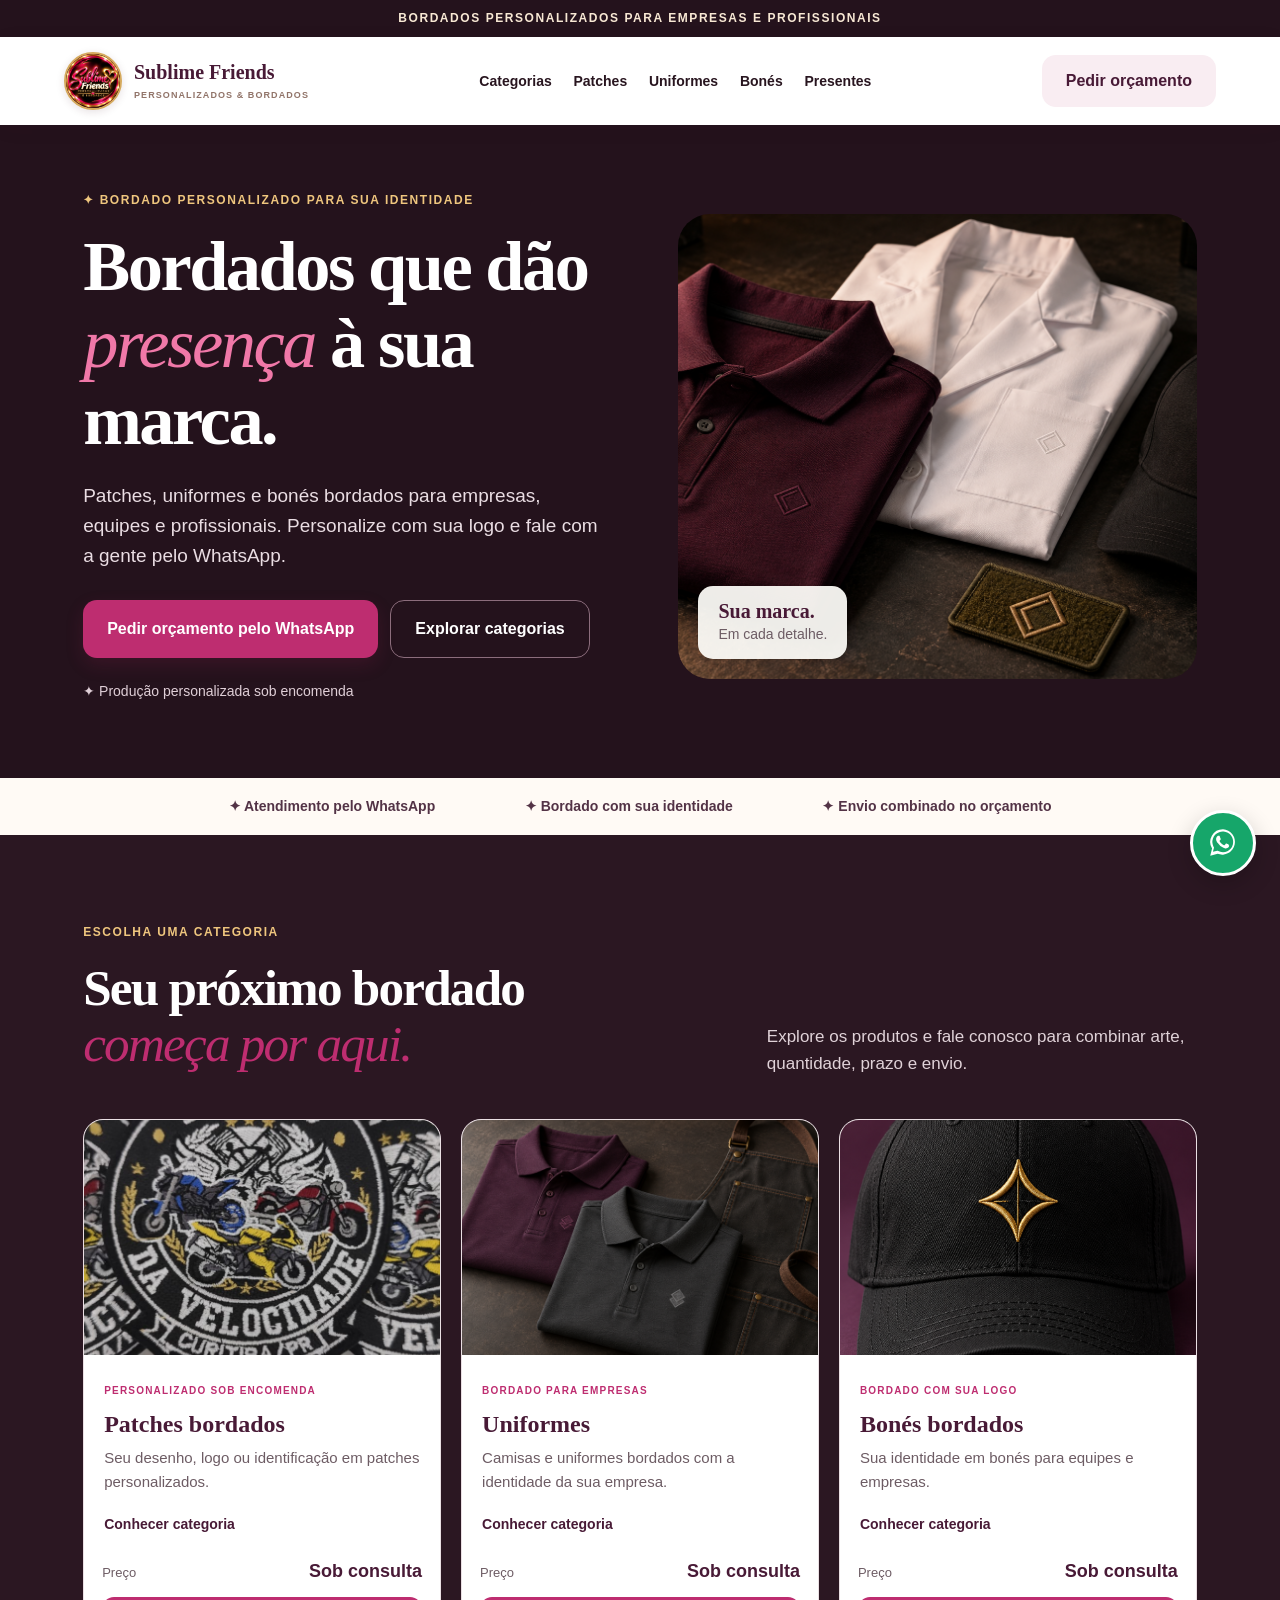
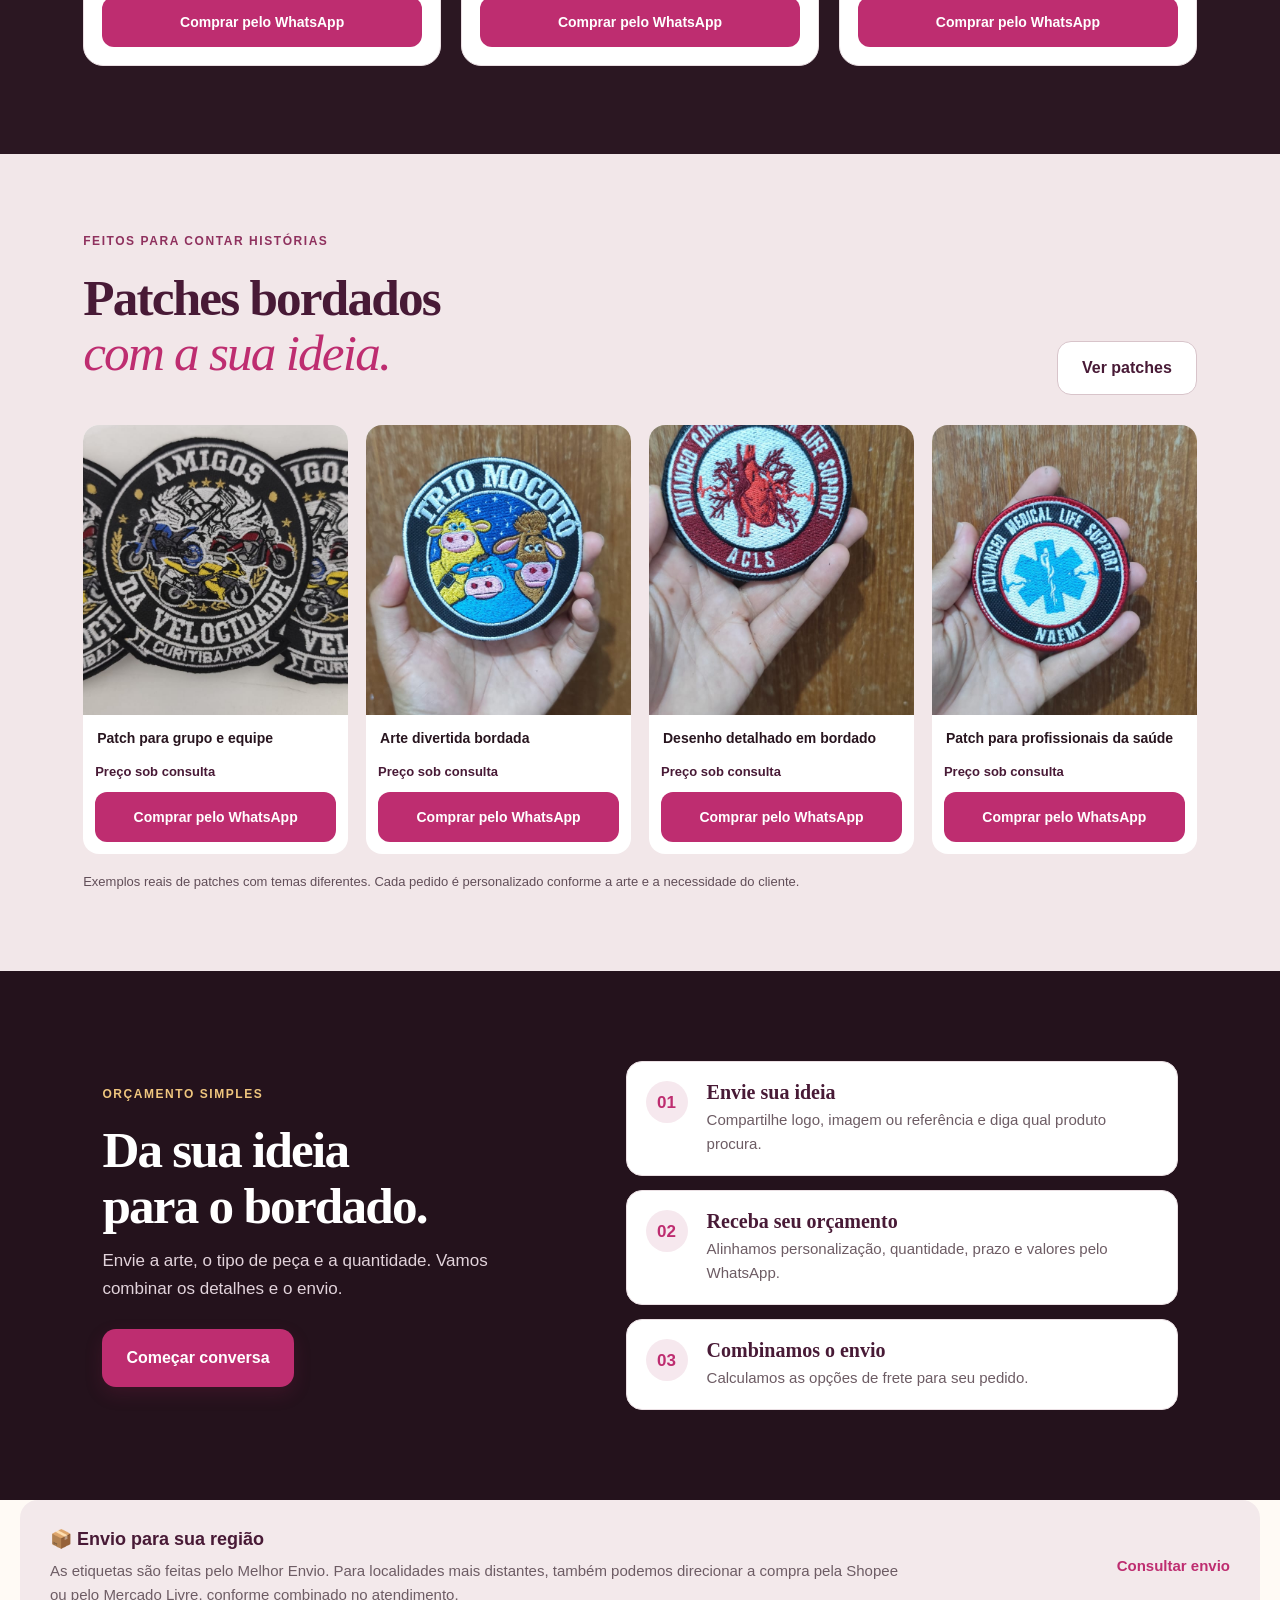
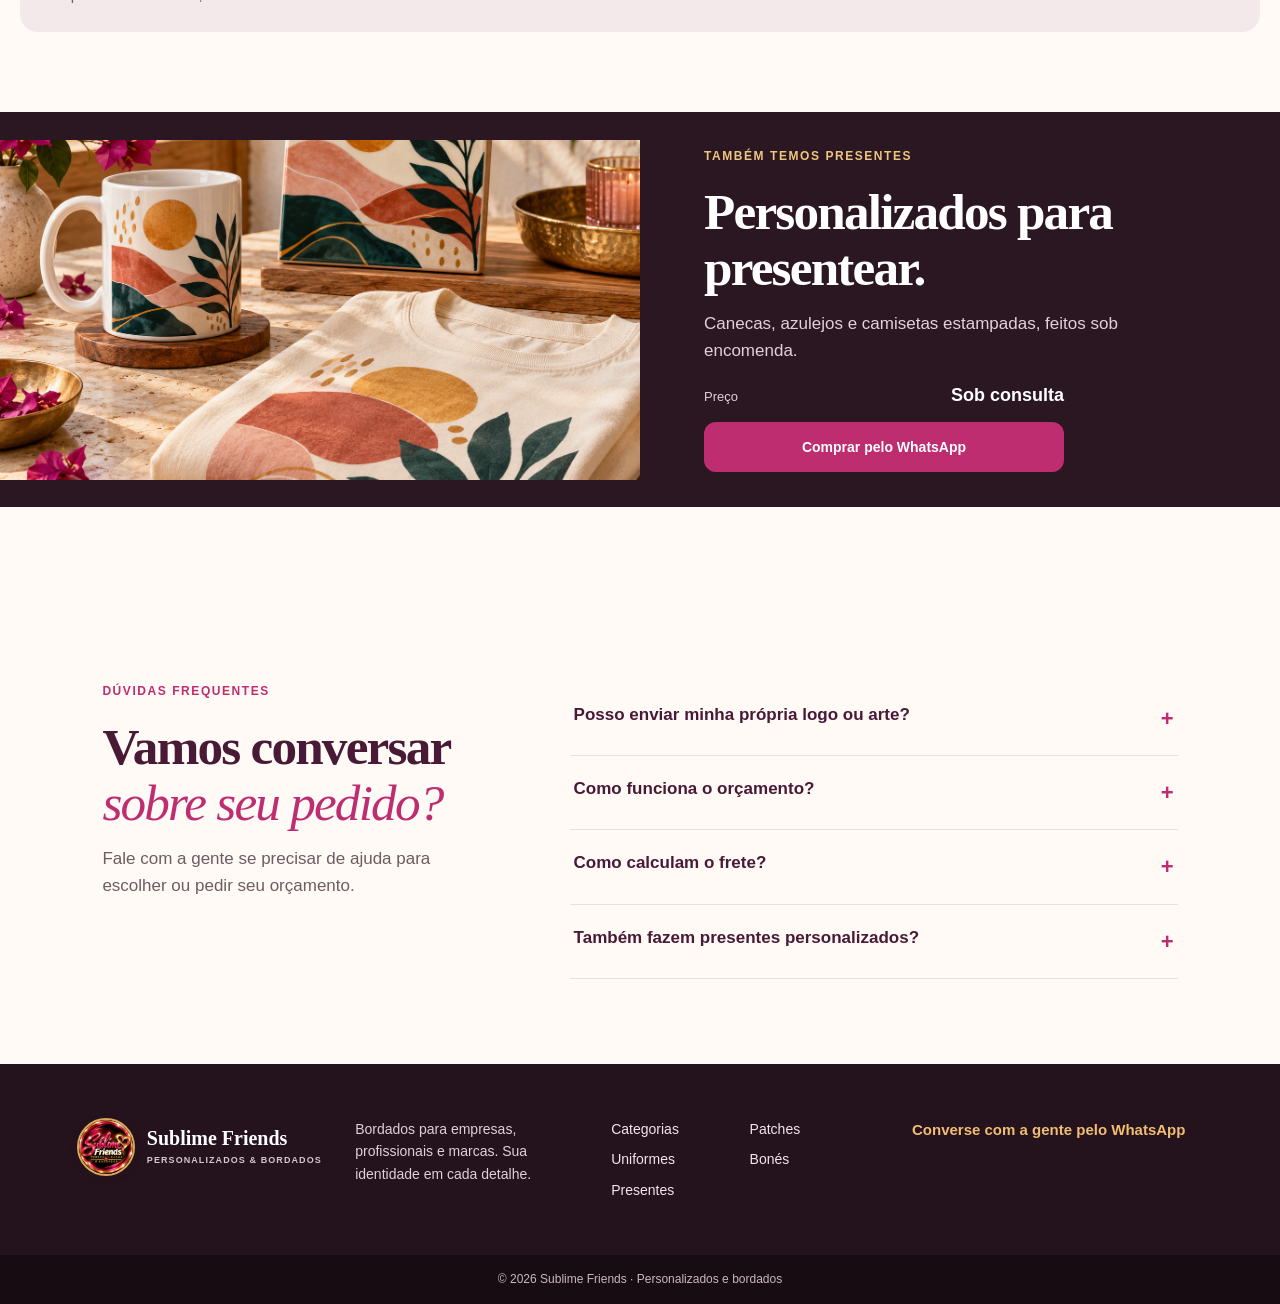
<file: index.html>
<!doctype html><html lang="pt-BR"><head><meta charset="utf-8"><meta name="viewport" content="width=device-width,initial-scale=1"><meta name="theme-color" content="#200d18"><meta name="description" content="Patches, uniformes e camisas e bonés bordados com sua logo. Presentes personalizados sob encomenda. Peça seu orçamento à Sublime Friends pelo WhatsApp."><meta property="og:title" content="Sublime Friends | Bordados Personalizados"><meta property="og:description" content="Bordados para empresas, equipes e profissionais: patches, uniformes e bonés personalizados."><meta property="og:image" content="sublime-friends-logo.jpeg"><title>Sublime Friends | Patches, Uniformes e Bordados Personalizados</title><link rel="icon" href="sublime-friends-logo.jpeg"><link rel="stylesheet" href="styles.css?v=header-white"><script type="application/ld+json">{"@context":"https://schema.org","@type":"Store","name":"Sublime Friends Personalizados e Bordados","description":"Bordados personalizados para empresas, uniformes, bonés, uniformes e patches. Presentes personalizados sob encomenda.","image":"sublime-friends-logo.jpeg","priceRange":"Sob consulta","currenciesAccepted":"BRL"}</script></head><body><div class="topline">BORDADOS PERSONALIZADOS PARA EMPRESAS E PROFISSIONAIS</div><header class="site-header"><a class="brand" href="index.html" aria-label="Sublime Friends — página inicial"><span class="brand-mark"><img src="sublime-friends-logo.jpeg" alt=""></span><span><b>Sublime Friends</b><small>PERSONALIZADOS &amp; BORDADOS</small></span></a><button class="menu-toggle" aria-label="Abrir menu" aria-expanded="false"><span></span><span></span><span></span></button><nav class="main-nav"><a href="index.html#categorias">Categorias</a><a href="patches.html">Patches</a><a href="uniformes.html">Uniformes</a><a href="bones.html">Bonés</a><a href="presentes.html">Presentes</a></nav><a class="header-cta" href="https://wa.me/5571993175215?text=Ol%C3%A1%21%20Vim%20pelo%20site%20da%20Sublime%20Friends%20e%20quero%20fazer%20um%20or%C3%A7amento.">Pedir orçamento </a></header><main><section class="hero"><div class="hero-copy"><p class="eyebrow">✦ BORDADO PERSONALIZADO PARA SUA IDENTIDADE</p><h1>Bordados que dão <em>presença</em> à sua marca.</h1><p class="hero-lead">Patches, uniformes e bonés bordados para empresas, equipes e profissionais. Personalize com sua logo e fale com a gente pelo WhatsApp.</p><div class="hero-actions"><a class="button primary" href="https://wa.me/5571993175215?text=Ol%C3%A1%21%20Quero%20fazer%20um%20or%C3%A7amento%20de%20bordado%20personalizado.">Pedir orçamento pelo WhatsApp </a><a class="button secondary" href="#categorias">Explorar categorias </a></div><div class="trust-line">✦ Produção personalizada sob encomenda</div></div><div class="hero-image"><img src="bordados-hero.png" alt="Polo, uniforme e boné com bordado personalizado"><div class="image-label"><b>Sua marca.</b><span>Em cada detalhe.</span></div></div></section>
<section class="benefit-strip"><span>✦ Atendimento pelo WhatsApp</span><span>✦ Bordado com sua identidade</span><span>✦ Envio combinado no orçamento</span></section>
<section class="section categories-section" id="categorias"><div class="section-heading"><div><p class="eyebrow">ESCOLHA UMA CATEGORIA</p><h2>Seu próximo bordado<br><em>começa por aqui.</em></h2></div><p>Explore os produtos e fale conosco para combinar arte, quantidade, prazo e envio.</p></div><div class="category-grid"><article class="category-card"><a class="category-main" href="patches.html"><div class="card-photo"><img src="patch-motociclista.jpeg" alt="Patch bordado personalizado para motociclistas" loading="lazy"></div><div class="card-copy"><span>PERSONALIZADO SOB ENCOMENDA</span><h3>Patches bordados</h3><p>Seu desenho, logo ou identificação em patches personalizados.</p><b>Conhecer categoria </b></div></a><div class="card-purchase"><div class="price-info"><span>Preço</span><b>Sob consulta</b></div><a class="product-buy" href="https://wa.me/5571993175215?text=Ol%C3%A1%21%20Quero%20consultar%20o%20pre%C3%A7o%20e%20comprar%20patches%20bordados%20personalizados.">Comprar pelo WhatsApp </a></div></article><article class="category-card"><a class="category-main" href="uniformes.html"><div class="card-photo"><img src="uniformes.png" alt="Uniformes bordados para empresas" loading="lazy"></div><div class="card-copy"><span>BORDADO PARA EMPRESAS</span><h3>Uniformes</h3><p>Camisas e uniformes bordados com a identidade da sua empresa.</p><b>Conhecer categoria </b></div></a><div class="card-purchase"><div class="price-info"><span>Preço</span><b>Sob consulta</b></div><a class="product-buy" href="https://wa.me/5571993175215?text=Ol%C3%A1%21%20Quero%20consultar%20o%20pre%C3%A7o%20e%20comprar%20uniformes%2C%20camisas%20ou%20uniformes%20bordados.">Comprar pelo WhatsApp </a></div></article><article class="category-card"><a class="category-main" href="bones.html"><div class="card-photo"><img src="bone-bordado.png" alt="Boné escuro com bordado personalizado" loading="lazy"></div><div class="card-copy"><span>BORDADO COM SUA LOGO</span><h3>Bonés bordados</h3><p>Sua identidade em bonés para equipes e empresas.</p><b>Conhecer categoria </b></div></a><div class="card-purchase"><div class="price-info"><span>Preço</span><b>Sob consulta</b></div><a class="product-buy" href="https://wa.me/5571993175215?text=Ol%C3%A1%21%20Quero%20consultar%20o%20pre%C3%A7o%20e%20comprar%20bon%C3%A9s%20personalizados%20bordados.">Comprar pelo WhatsApp </a></div></article></div></section>
<section class="patch-showcase"><div class="section-heading"><div><p class="eyebrow">FEITOS PARA CONTAR HISTÓRIAS</p><h2>Patches bordados<br><em>com a sua ideia.</em></h2></div><a class="button secondary" href="patches.html">Ver patches </a></div><div class="patch-gallery"><article class="patch-product-card"><img loading="lazy" src="patch-motociclista.jpeg" alt="Patch bordado personalizado com tema motociclismo"><figcaption>Patch para grupo e equipe</figcaption><div class="patch-buy"><span>Preço sob consulta</span><a class="product-buy" href="https://wa.me/5571993175215?text=Ol%C3%A1%21%20Quero%20consultar%20o%20pre%C3%A7o%20e%20comprar%20este%20patch%20bordado%20personalizado%3A%20Patch%20para%20grupo%20e%20equipe.">Comprar pelo WhatsApp </a></div></article><article class="patch-product-card"><img loading="lazy" src="patch-vacas.jpeg" alt="Patch bordado colorido com tema de vacas"><figcaption>Arte divertida bordada</figcaption><div class="patch-buy"><span>Preço sob consulta</span><a class="product-buy" href="https://wa.me/5571993175215?text=Ol%C3%A1%21%20Quero%20consultar%20o%20pre%C3%A7o%20e%20comprar%20este%20patch%20bordado%20personalizado%3A%20Arte%20divertida%20bordada.">Comprar pelo WhatsApp </a></div></article><article class="patch-product-card"><img loading="lazy" src="patch-coracao.jpeg" alt="Patch bordado com ilustração de coração anatômico"><figcaption>Desenho detalhado em bordado</figcaption><div class="patch-buy"><span>Preço sob consulta</span><a class="product-buy" href="https://wa.me/5571993175215?text=Ol%C3%A1%21%20Quero%20consultar%20o%20pre%C3%A7o%20e%20comprar%20este%20patch%20bordado%20personalizado%3A%20Desenho%20detalhado%20em%20bordado.">Comprar pelo WhatsApp </a></div></article><article class="patch-product-card"><img loading="lazy" src="patch-medico.jpeg" alt="Patch bordado para área de saúde"><figcaption>Patch para profissionais da saúde</figcaption><div class="patch-buy"><span>Preço sob consulta</span><a class="product-buy" href="https://wa.me/5571993175215?text=Ol%C3%A1%21%20Quero%20consultar%20o%20pre%C3%A7o%20e%20comprar%20este%20patch%20bordado%20personalizado%3A%20Patch%20para%20profissionais%20da%20sa%C3%BAde.">Comprar pelo WhatsApp </a></div></article></div><p class="gallery-note">Exemplos reais de patches com temas diferentes. Cada pedido é personalizado conforme a arte e a necessidade do cliente.</p></section>
<section class="how-section"><div><p class="eyebrow">ORÇAMENTO SIMPLES</p><h2>Da sua ideia<br>para o bordado.</h2><p>Envie a arte, o tipo de peça e a quantidade. Vamos combinar os detalhes e o envio.</p><a class="button primary" href="https://wa.me/5571993175215?text=Ol%C3%A1%21%20Quero%20um%20or%C3%A7amento%20e%20vou%20enviar%20minha%20arte.">Começar conversa </a></div><div class="steps"><article><span>01</span><div><h3>Envie sua ideia</h3><p>Compartilhe logo, imagem ou referência e diga qual produto procura.</p></div></article><article><span>02</span><div><h3>Receba seu orçamento</h3><p>Alinhamos personalização, quantidade, prazo e valores pelo WhatsApp.</p></div></article><article><span>03</span><div><h3>Combinamos o envio</h3><p>Calculamos as opções de frete para seu pedido.</p></div></article></div></section>
<section class="shipping-note"><div><b>📦 Envio para sua região</b><p>As etiquetas são feitas pelo Melhor Envio. Para localidades mais distantes, também podemos direcionar a compra pela Shopee ou pelo Mercado Livre, conforme combinado no atendimento.</p></div><a href="https://wa.me/5571993175215?text=Ol%C3%A1%21%20Quero%20consultar%20o%20envio%20para%20minha%20cidade.">Consultar envio </a></section>
<section class="gift-band"><img src="presentes.png" alt="Caneca, azulejo e camiseta estampados personalizados" loading="lazy"><div><p class="eyebrow">TAMBÉM TEMOS PRESENTES</p><h2>Personalizados para presentear.</h2><p>Canecas, azulejos e camisetas estampadas, feitos sob encomenda.</p><div class="gift-purchase"><div class="price-info"><span>Preço</span><b>Sob consulta</b></div><a class="product-buy" href="https://wa.me/5571993175215?text=Ol%C3%A1%21%20Quero%20consultar%20o%20pre%C3%A7o%20e%20comprar%20um%20presente%20personalizado.">Comprar pelo WhatsApp </a></div></div></section>
<section class="faq-section"><div><p class="eyebrow">DÚVIDAS FREQUENTES</p><h2>Vamos conversar<br><em>sobre seu pedido?</em></h2><p>Fale com a gente se precisar de ajuda para escolher ou pedir seu orçamento.</p></div><div class="faq-list"><details><summary>Posso enviar minha própria logo ou arte?</summary><p>Sim. Envie sua arte ou referência pelo WhatsApp e conversamos sobre a personalização.</p></details><details><summary>Como funciona o orçamento?</summary><p>O valor depende do produto, da arte, da quantidade e dos detalhes do pedido.</p></details><details><summary>Como calculam o frete?</summary><p>As etiquetas são feitas pelo Melhor Envio. Para regiões mais distantes, podemos combinar o link da Shopee ou do Mercado Livre.</p></details><details><summary>Também fazem presentes personalizados?</summary><p>Sim. Temos canecas, azulejos e camisetas estampadas, além da linha principal de bordados.</p></details></div></section></main><footer><div class="footer-inner"><a class="brand footer-brand" href="index.html"><span class="brand-mark"><img src="sublime-friends-logo.jpeg" alt=""></span><span><b>Sublime Friends</b><small>PERSONALIZADOS &amp; BORDADOS</small></span></a><p>Bordados para empresas, profissionais e marcas. Sua identidade em cada detalhe.</p><div class="footer-links"><a href="index.html#categorias">Categorias</a><a href="patches.html">Patches</a><a href="uniformes.html">Uniformes</a><a href="bones.html">Bonés</a><a href="presentes.html">Presentes</a></div><a class="footer-contact" href="https://wa.me/5571993175215?text=Ol%C3%A1%21%20Vim%20pelo%20site%20da%20Sublime%20Friends%20e%20quero%20fazer%20um%20or%C3%A7amento.">Converse com a gente pelo WhatsApp </a></div><div class="copyright">© 2026 Sublime Friends · Personalizados e bordados</div></footer><a class="floating-wa" aria-label="Chamar Sublime Friends no WhatsApp" href="https://wa.me/5571993175215?text=Ol%C3%A1%21%20Vim%20pelo%20site%20da%20Sublime%20Friends%20e%20quero%20fazer%20um%20or%C3%A7amento."><svg viewBox="0 0 32 32" aria-hidden="true"><path d="M16 3a12 12 0 0 0-10.3 18.2L4 28l7-1.8A12 12 0 1 0 16 3Zm0 21.8a9.8 9.8 0 0 1-5-1.4l-.4-.2-4.1 1.1 1.1-4-.3-.4A9.8 9.8 0 1 1 16 24.8Zm5.4-7.3c-.3-.2-1.8-.9-2.1-1s-.5-.2-.7.2-.8 1-1 1.2-.4.2-.7.1a8.2 8.2 0 0 1-2.4-1.5 9.1 9.1 0 0 1-1.7-2.1c-.2-.3 0-.5.2-.7l.5-.6.3-.5v-.6c-.1-.2-.7-1.7-.9-2.3-.2-.6-.5-.5-.7-.5h-.6c-.2 0-.6.1-.9.4s-1.2 1.2-1.2 2.8 1.2 3.2 1.4 3.4a13.3 13.3 0 0 0 5.1 4.5c.7.3 1.2.5 1.7.6.7.2 1.3.2 1.8.1.5-.1 1.8-.7 2-1.4.3-.7.3-1.3.2-1.4s-.3-.3-.6-.4Z"/></svg></a><script src="nav.js" defer></script></body></html>
</file>
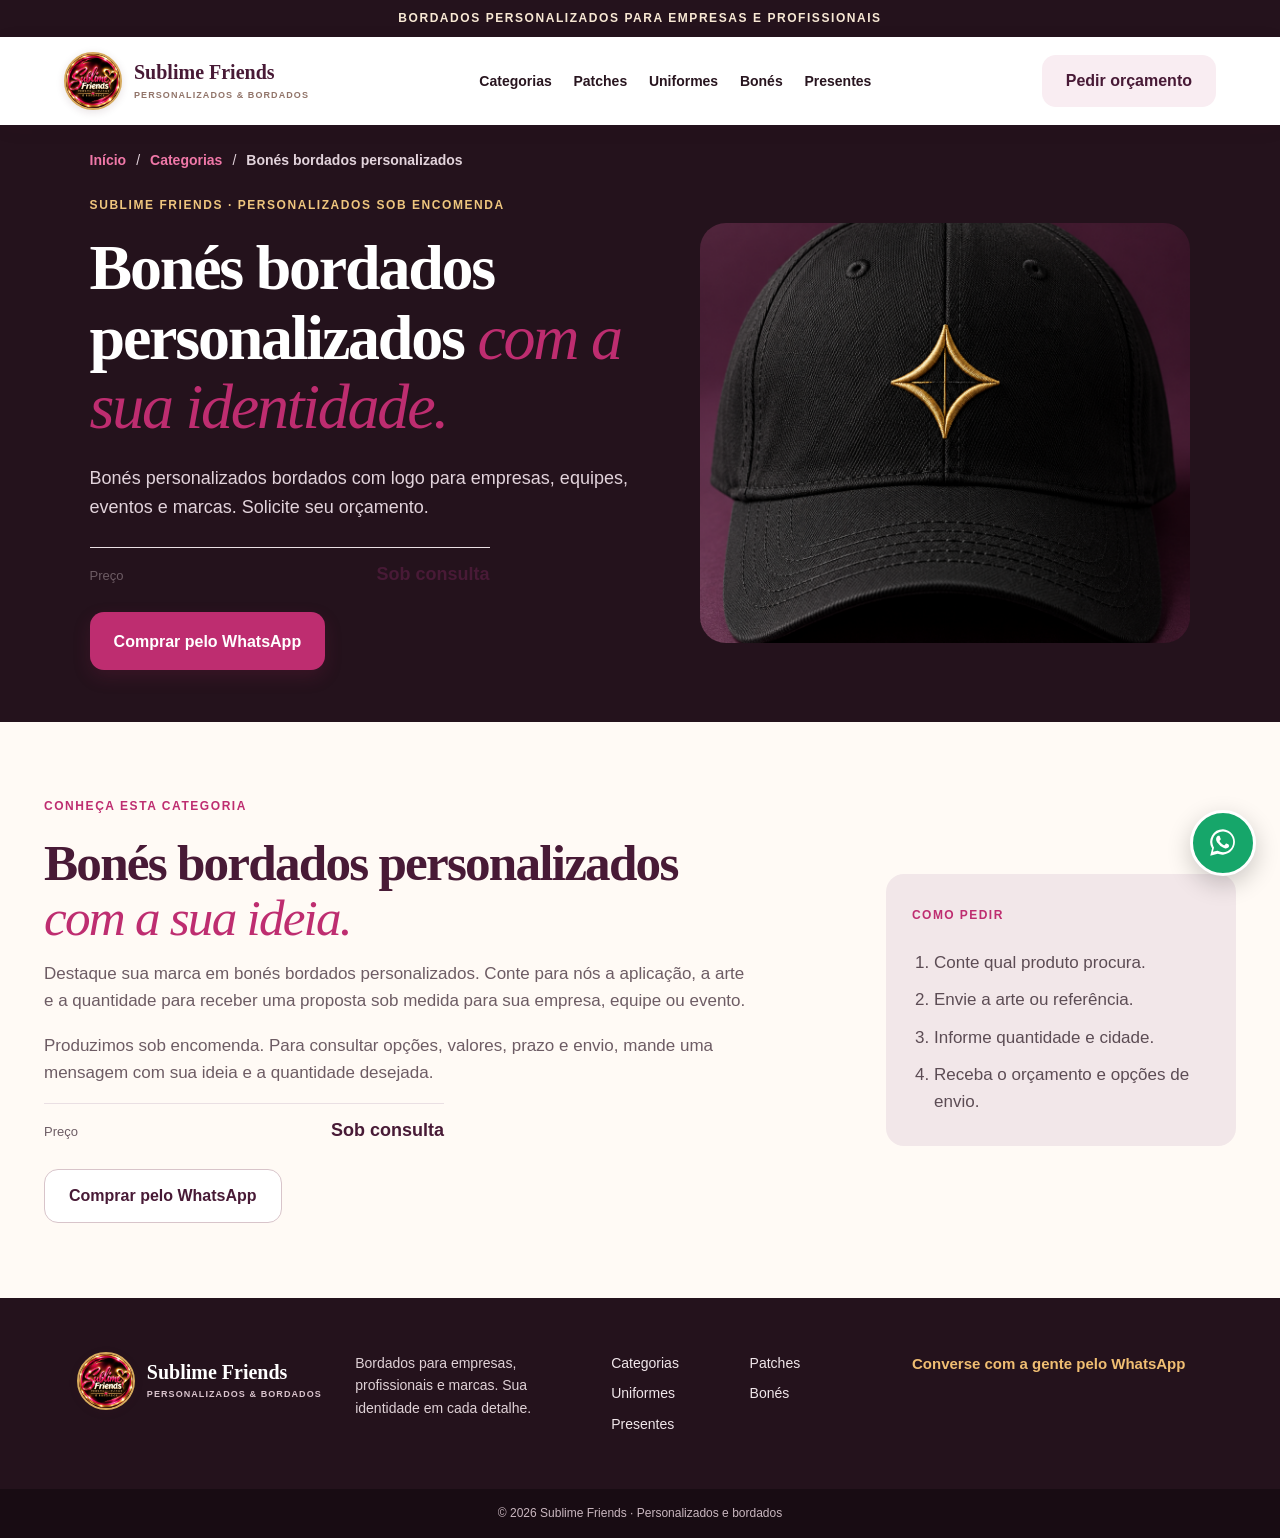
<file: bones.html>
<!doctype html><html lang='pt-BR'><head><meta charset="utf-8"><meta name="viewport" content="width=device-width,initial-scale=1"><meta name="theme-color" content="#200d18"><meta name="description" content="Patches, uniformes e camisas e bonés bordados com sua logo. Presentes personalizados sob encomenda. Peça seu orçamento à Sublime Friends pelo WhatsApp."><meta property="og:title" content="Sublime Friends | Bordados Personalizados"><meta property="og:description" content="Bonés personalizados bordados com logo para empresas, equipes, eventos e marcas. Solicite seu orçamento."><meta property="og:image" content="sublime-friends-logo.jpeg"><title>Bonés bordados personalizados | Sublime Friends</title><link rel="icon" href="sublime-friends-logo.jpeg"><link rel="stylesheet" href="styles.css?v=header-white"><script type="application/ld+json">{"@context":"https://schema.org","@type":"Store","name":"Sublime Friends Personalizados e Bordados","description":"Bordados personalizados para empresas, uniformes, bonés, uniformes e patches. Presentes personalizados sob encomenda.","image":"sublime-friends-logo.jpeg","priceRange":"Sob consulta","currenciesAccepted":"BRL"}</script></head><body><div class="topline">BORDADOS PERSONALIZADOS PARA EMPRESAS E PROFISSIONAIS</div><header class="site-header"><a class="brand" href="index.html" aria-label="Sublime Friends — página inicial"><span class="brand-mark"><img src="sublime-friends-logo.jpeg" alt=""></span><span><b>Sublime Friends</b><small>PERSONALIZADOS &amp; BORDADOS</small></span></a><button class="menu-toggle" aria-label="Abrir menu" aria-expanded="false"><span></span><span></span><span></span></button><nav class="main-nav"><a href="index.html#categorias">Categorias</a><a href="patches.html">Patches</a><a href="uniformes.html">Uniformes</a><a href="bones.html">Bonés</a><a href="presentes.html">Presentes</a></nav><a class="header-cta" href="https://wa.me/5571993175215?text=Ol%C3%A1%21%20Vim%20pelo%20site%20da%20Sublime%20Friends%20e%20quero%20fazer%20um%20or%C3%A7amento.">Pedir orçamento </a></header><main><section class='category-hero'><div class='breadcrumbs'><a href='index.html'>Início</a><span>/</span><a href='index.html#categorias'>Categorias</a><span>/</span><b>Bonés bordados personalizados</b></div><div class='category-intro'><div><p class='eyebrow'>SUBLIME FRIENDS · PERSONALIZADOS SOB ENCOMENDA</p><h1>Bonés bordados personalizados <em>com a sua identidade.</em></h1><p>Bonés personalizados bordados com logo para empresas, equipes, eventos e marcas. Solicite seu orçamento.</p><div class="category-price"><span>Preço</span><b>Sob consulta</b></div><a class='button primary' href='https://wa.me/5571993175215?text=Ol%C3%A1%21%20Quero%20or%C3%A7amento%20de%20Bon%C3%A9s%20bordados%20personalizados.'>Comprar pelo WhatsApp </a></div><img src='bone-bordado.png' alt='Boné escuro personalizado com bordado' fetchpriority='high'></div></section><section class='category-detail'><div><p class='eyebrow'>CONHEÇA ESTA CATEGORIA</p><h2>Bonés bordados personalizados<br><em>com a sua ideia.</em></h2><p>Destaque sua marca em bonés bordados personalizados. Conte para nós a aplicação, a arte e a quantidade para receber uma proposta sob medida para sua empresa, equipe ou evento.</p><p>Produzimos sob encomenda. Para consultar opções, valores, prazo e envio, mande uma mensagem com sua ideia e a quantidade desejada.</p><div class="category-price"><span>Preço</span><b>Sob consulta</b></div><a class='button secondary' href='https://wa.me/5571993175215?text=Ol%C3%A1%21%20Quero%20or%C3%A7amento%20de%20Bon%C3%A9s%20bordados%20personalizados.'>Comprar pelo WhatsApp </a></div><aside><span>COMO PEDIR</span><ol><li>Conte qual produto procura.</li><li>Envie a arte ou referência.</li><li>Informe quantidade e cidade.</li><li>Receba o orçamento e opções de envio.</li></ol></aside></section></main><footer><div class="footer-inner"><a class="brand footer-brand" href="index.html"><span class="brand-mark"><img src="sublime-friends-logo.jpeg" alt=""></span><span><b>Sublime Friends</b><small>PERSONALIZADOS &amp; BORDADOS</small></span></a><p>Bordados para empresas, profissionais e marcas. Sua identidade em cada detalhe.</p><div class="footer-links"><a href="index.html#categorias">Categorias</a><a href="patches.html">Patches</a><a href="uniformes.html">Uniformes</a><a href="bones.html">Bonés</a><a href="presentes.html">Presentes</a></div><a class="footer-contact" href="https://wa.me/5571993175215?text=Ol%C3%A1%21%20Vim%20pelo%20site%20da%20Sublime%20Friends%20e%20quero%20fazer%20um%20or%C3%A7amento.">Converse com a gente pelo WhatsApp </a></div><div class="copyright">© 2026 Sublime Friends · Personalizados e bordados</div></footer><a class="floating-wa" aria-label="Chamar Sublime Friends no WhatsApp" href="https://wa.me/5571993175215?text=Ol%C3%A1%21%20Vim%20pelo%20site%20da%20Sublime%20Friends%20e%20quero%20fazer%20um%20or%C3%A7amento."><svg viewBox="0 0 32 32" aria-hidden="true"><path d="M16 3a12 12 0 0 0-10.3 18.2L4 28l7-1.8A12 12 0 1 0 16 3Zm0 21.8a9.8 9.8 0 0 1-5-1.4l-.4-.2-4.1 1.1 1.1-4-.3-.4A9.8 9.8 0 1 1 16 24.8Zm5.4-7.3c-.3-.2-1.8-.9-2.1-1s-.5-.2-.7.2-.8 1-1 1.2-.4.2-.7.1a8.2 8.2 0 0 1-2.4-1.5 9.1 9.1 0 0 1-1.7-2.1c-.2-.3 0-.5.2-.7l.5-.6.3-.5v-.6c-.1-.2-.7-1.7-.9-2.3-.2-.6-.5-.5-.7-.5h-.6c-.2 0-.6.1-.9.4s-1.2 1.2-1.2 2.8 1.2 3.2 1.4 3.4a13.3 13.3 0 0 0 5.1 4.5c.7.3 1.2.5 1.7.6.7.2 1.3.2 1.8.1.5-.1 1.8-.7 2-1.4.3-.7.3-1.3.2-1.4s-.3-.3-.6-.4Z"/></svg></a><script src="nav.js" defer></script></body></html>
</file>
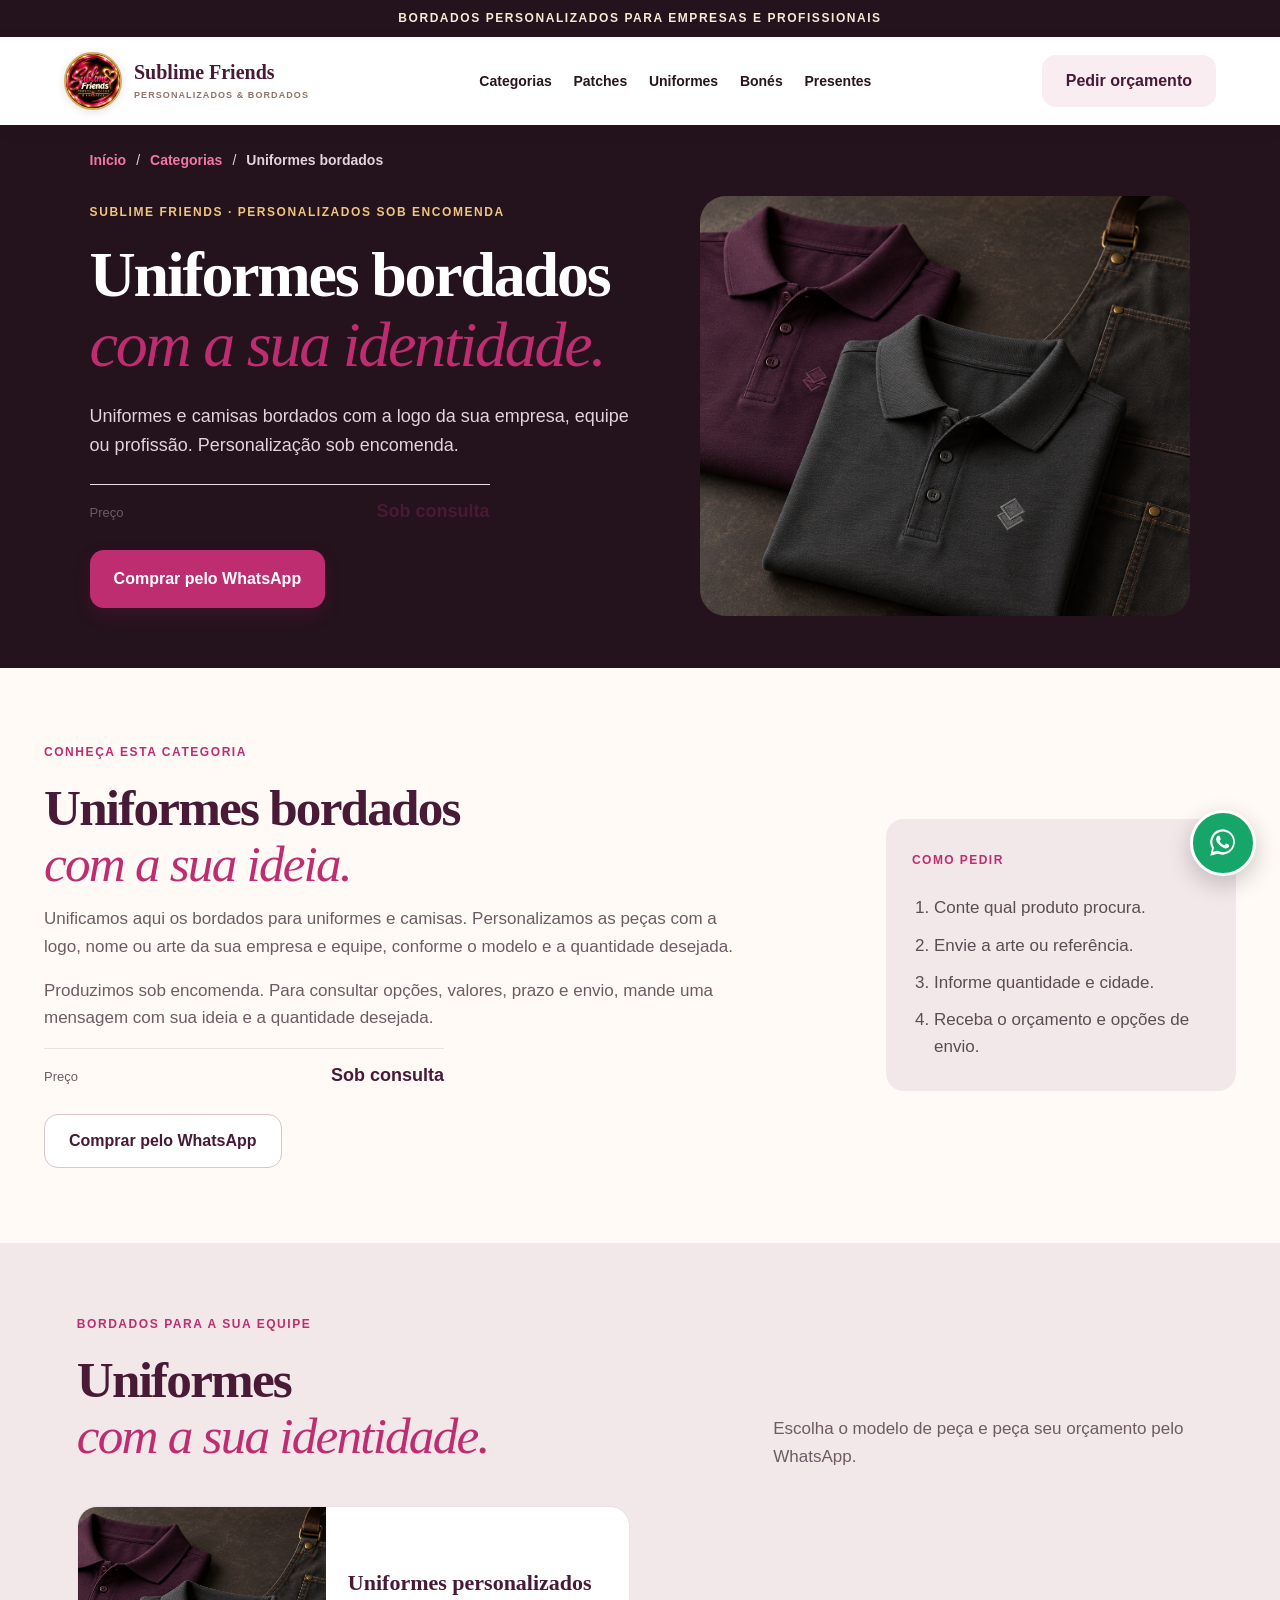
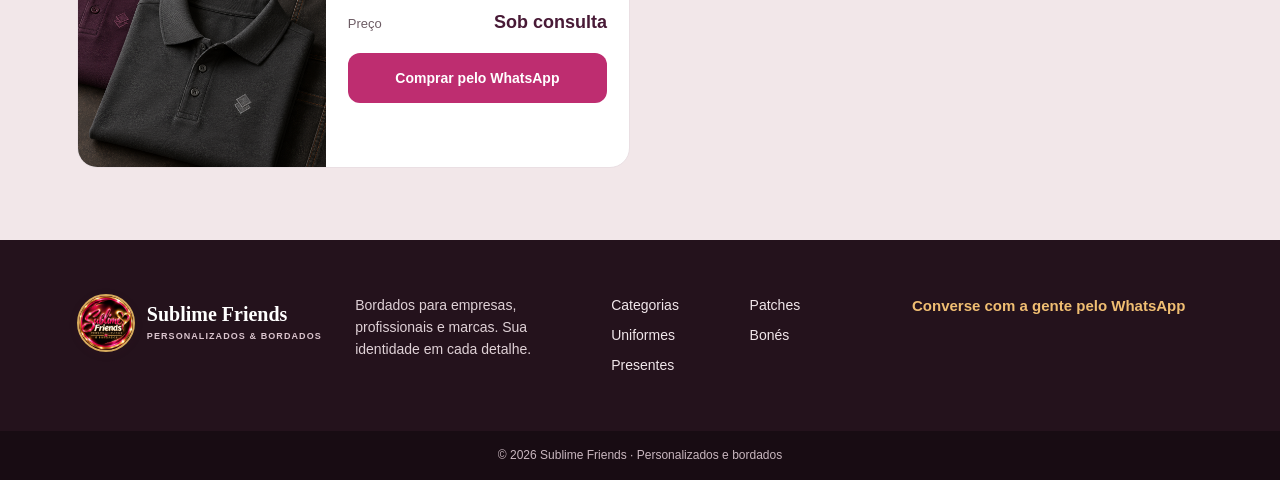
<file: jalecos.html>
<!doctype html><html lang="pt-BR"><head><meta charset="utf-8"><meta http-equiv="refresh" content="0; url=uniformes.html"><link rel="canonical" href="uniformes.html"><title>Uniformes bordados | Uniformes Sublime Friends</title><script>location.replace("uniformes.html")</script></head><body><p>Uniformes bordados agora estão na categoria <a href="uniformes.html">Uniformes</a>.</p></body></html>
</file>
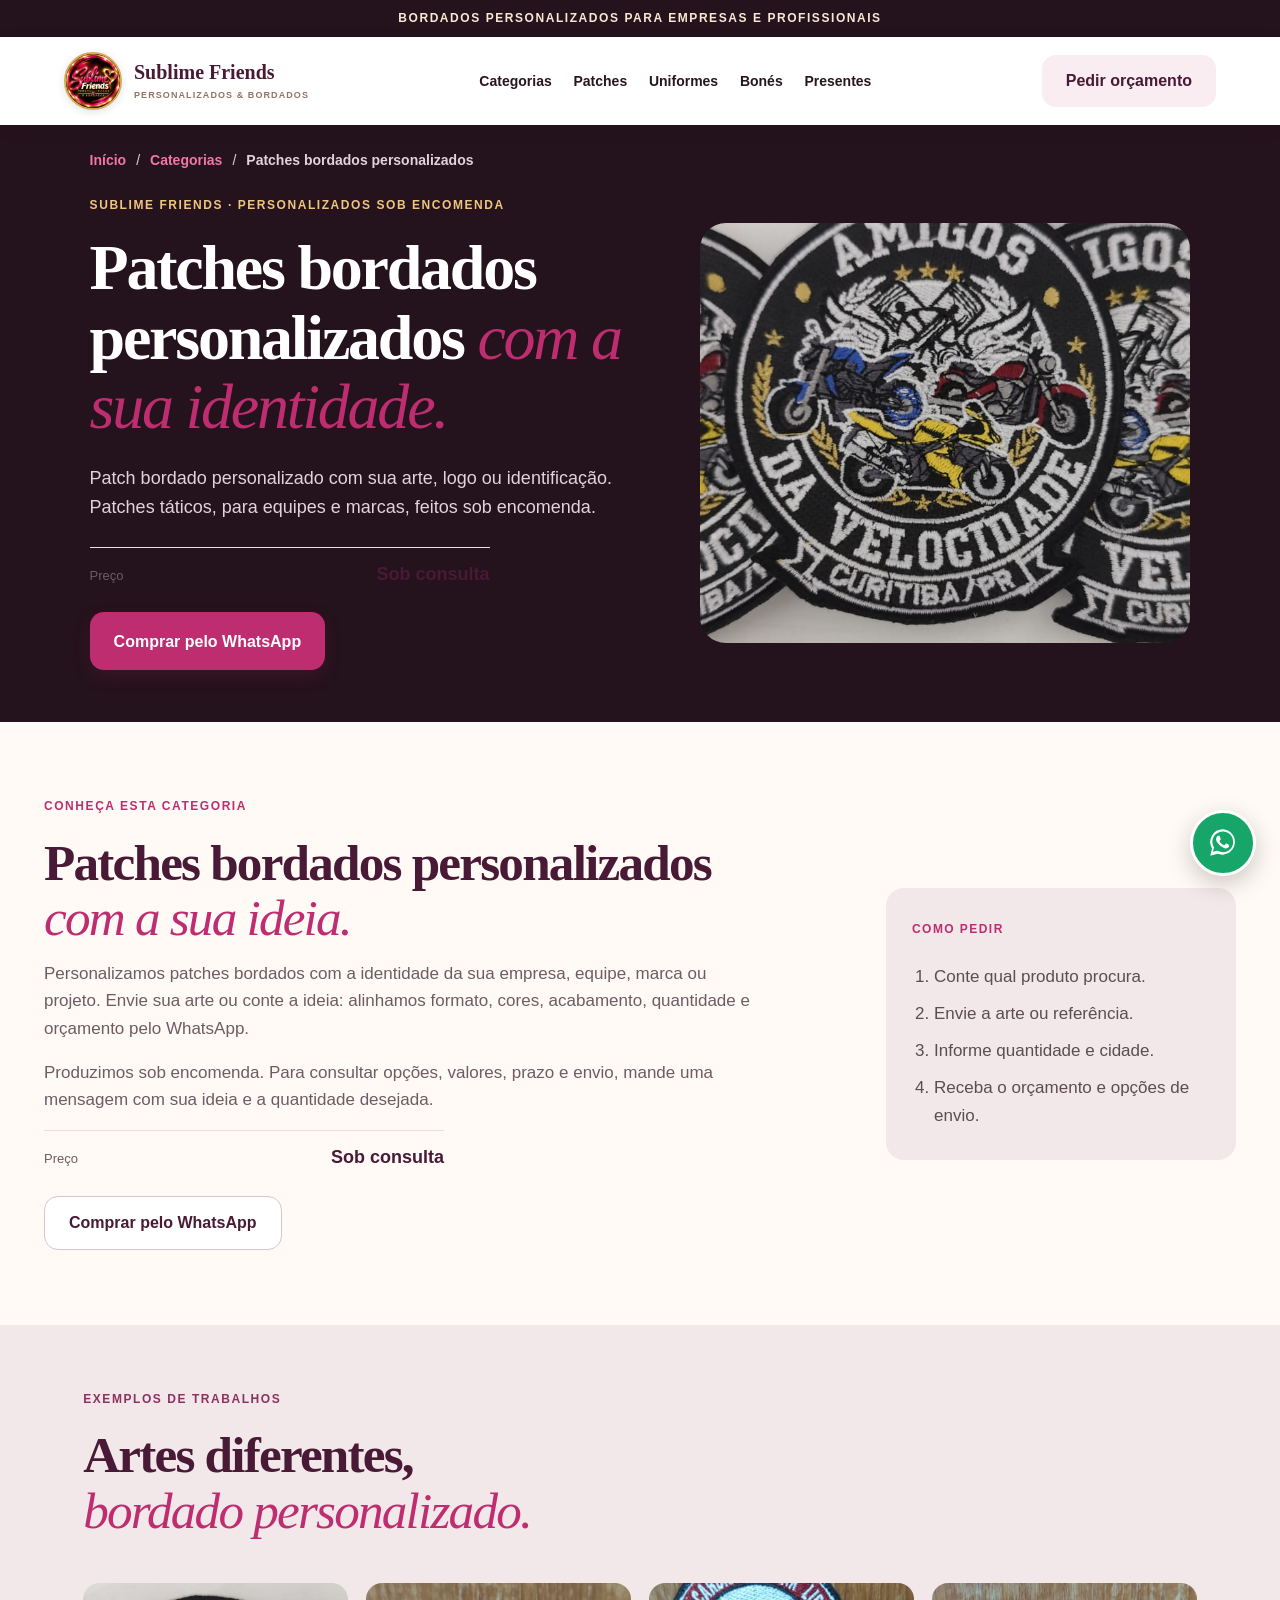
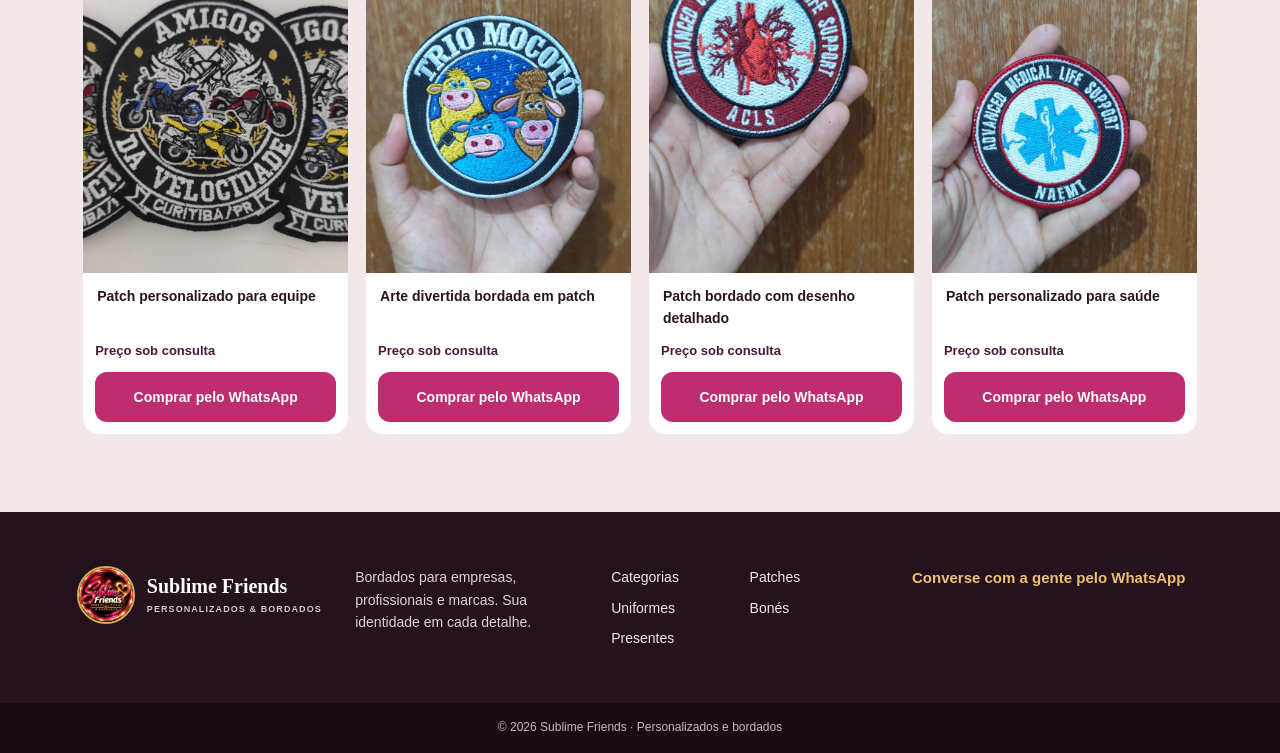
<file: patches.html>
<!doctype html><html lang='pt-BR'><head><meta charset="utf-8"><meta name="viewport" content="width=device-width,initial-scale=1"><meta name="theme-color" content="#200d18"><meta name="description" content="Patches, uniformes e camisas e bonés bordados com sua logo. Presentes personalizados sob encomenda. Peça seu orçamento à Sublime Friends pelo WhatsApp."><meta property="og:title" content="Sublime Friends | Bordados Personalizados"><meta property="og:description" content="Patch bordado personalizado com sua arte, logo ou identificação. Patches táticos, para equipes e marcas, feitos sob encomenda."><meta property="og:image" content="sublime-friends-logo.jpeg"><title>Patches bordados personalizados | Sublime Friends</title><link rel="icon" href="sublime-friends-logo.jpeg"><link rel="stylesheet" href="styles.css?v=header-white"><script type="application/ld+json">{"@context":"https://schema.org","@type":"Store","name":"Sublime Friends Personalizados e Bordados","description":"Bordados personalizados para empresas, uniformes, bonés, uniformes e patches. Presentes personalizados sob encomenda.","image":"sublime-friends-logo.jpeg","priceRange":"Sob consulta","currenciesAccepted":"BRL"}</script></head><body><div class="topline">BORDADOS PERSONALIZADOS PARA EMPRESAS E PROFISSIONAIS</div><header class="site-header"><a class="brand" href="index.html" aria-label="Sublime Friends — página inicial"><span class="brand-mark"><img src="sublime-friends-logo.jpeg" alt=""></span><span><b>Sublime Friends</b><small>PERSONALIZADOS &amp; BORDADOS</small></span></a><button class="menu-toggle" aria-label="Abrir menu" aria-expanded="false"><span></span><span></span><span></span></button><nav class="main-nav"><a href="index.html#categorias">Categorias</a><a href="patches.html">Patches</a><a href="uniformes.html">Uniformes</a><a href="bones.html">Bonés</a><a href="presentes.html">Presentes</a></nav><a class="header-cta" href="https://wa.me/5571993175215?text=Ol%C3%A1%21%20Vim%20pelo%20site%20da%20Sublime%20Friends%20e%20quero%20fazer%20um%20or%C3%A7amento.">Pedir orçamento </a></header><main><section class='category-hero'><div class='breadcrumbs'><a href='index.html'>Início</a><span>/</span><a href='index.html#categorias'>Categorias</a><span>/</span><b>Patches bordados personalizados</b></div><div class='category-intro'><div><p class='eyebrow'>SUBLIME FRIENDS · PERSONALIZADOS SOB ENCOMENDA</p><h1>Patches bordados personalizados <em>com a sua identidade.</em></h1><p>Patch bordado personalizado com sua arte, logo ou identificação. Patches táticos, para equipes e marcas, feitos sob encomenda.</p><div class="category-price"><span>Preço</span><b>Sob consulta</b></div><a class='button primary' href='https://wa.me/5571993175215?text=Ol%C3%A1%21%20Quero%20or%C3%A7amento%20de%20Patches%20bordados%20personalizados.'>Comprar pelo WhatsApp </a></div><img src='patch-motociclista.jpeg' alt='Patch bordado personalizado com tema motociclismo' fetchpriority='high'></div></section><section class='category-detail'><div><p class='eyebrow'>CONHEÇA ESTA CATEGORIA</p><h2>Patches bordados personalizados<br><em>com a sua ideia.</em></h2><p>Personalizamos patches bordados com a identidade da sua empresa, equipe, marca ou projeto. Envie sua arte ou conte a ideia: alinhamos formato, cores, acabamento, quantidade e orçamento pelo WhatsApp.</p><p>Produzimos sob encomenda. Para consultar opções, valores, prazo e envio, mande uma mensagem com sua ideia e a quantidade desejada.</p><div class="category-price"><span>Preço</span><b>Sob consulta</b></div><a class='button secondary' href='https://wa.me/5571993175215?text=Ol%C3%A1%21%20Quero%20or%C3%A7amento%20de%20Patches%20bordados%20personalizados.'>Comprar pelo WhatsApp </a></div><aside><span>COMO PEDIR</span><ol><li>Conte qual produto procura.</li><li>Envie a arte ou referência.</li><li>Informe quantidade e cidade.</li><li>Receba o orçamento e opções de envio.</li></ol></aside></section><section class='patch-showcase category-examples'><div class='section-heading'><div><p class='eyebrow'>EXEMPLOS DE TRABALHOS</p><h2>Artes diferentes,<br><em>bordado personalizado.</em></h2></div></div><div class='patch-gallery'><article class="patch-product-card"><img src='patch-motociclista.jpeg' alt='Patch bordado personalizado de motociclismo' loading='lazy'><figcaption>Patch personalizado para equipe</figcaption><div class="patch-buy"><span>Preço sob consulta</span><a class="product-buy" href="https://wa.me/5571993175215?text=Ol%C3%A1%21%20Quero%20consultar%20o%20pre%C3%A7o%20e%20comprar%20este%20patch%20bordado%20personalizado%3A%20Patch%20personalizado%20para%20equipe.">Comprar pelo WhatsApp </a></div></article><article class="patch-product-card"><img src='patch-vacas.jpeg' alt='Patch bordado colorido com tema de vacas' loading='lazy'><figcaption>Arte divertida bordada em patch</figcaption><div class="patch-buy"><span>Preço sob consulta</span><a class="product-buy" href="https://wa.me/5571993175215?text=Ol%C3%A1%21%20Quero%20consultar%20o%20pre%C3%A7o%20e%20comprar%20este%20patch%20bordado%20personalizado%3A%20Arte%20divertida%20bordada%20em%20patch.">Comprar pelo WhatsApp </a></div></article><article class="patch-product-card"><img src='patch-coracao.jpeg' alt='Patch bordado com ilustração de coração anatômico' loading='lazy'><figcaption>Patch bordado com desenho detalhado</figcaption><div class="patch-buy"><span>Preço sob consulta</span><a class="product-buy" href="https://wa.me/5571993175215?text=Ol%C3%A1%21%20Quero%20consultar%20o%20pre%C3%A7o%20e%20comprar%20este%20patch%20bordado%20personalizado%3A%20Patch%20bordado%20com%20desenho%20detalhado.">Comprar pelo WhatsApp </a></div></article><article class="patch-product-card"><img src='patch-medico.jpeg' alt='Patch bordado para área médica' loading='lazy'><figcaption>Patch personalizado para saúde</figcaption><div class="patch-buy"><span>Preço sob consulta</span><a class="product-buy" href="https://wa.me/5571993175215?text=Ol%C3%A1%21%20Quero%20consultar%20o%20pre%C3%A7o%20e%20comprar%20este%20patch%20bordado%20personalizado%3A%20Patch%20personalizado%20para%20sa%C3%BAde.">Comprar pelo WhatsApp </a></div></article></div></section></main><footer><div class="footer-inner"><a class="brand footer-brand" href="index.html"><span class="brand-mark"><img src="sublime-friends-logo.jpeg" alt=""></span><span><b>Sublime Friends</b><small>PERSONALIZADOS &amp; BORDADOS</small></span></a><p>Bordados para empresas, profissionais e marcas. Sua identidade em cada detalhe.</p><div class="footer-links"><a href="index.html#categorias">Categorias</a><a href="patches.html">Patches</a><a href="uniformes.html">Uniformes</a><a href="bones.html">Bonés</a><a href="presentes.html">Presentes</a></div><a class="footer-contact" href="https://wa.me/5571993175215?text=Ol%C3%A1%21%20Vim%20pelo%20site%20da%20Sublime%20Friends%20e%20quero%20fazer%20um%20or%C3%A7amento.">Converse com a gente pelo WhatsApp </a></div><div class="copyright">© 2026 Sublime Friends · Personalizados e bordados</div></footer><a class="floating-wa" aria-label="Chamar Sublime Friends no WhatsApp" href="https://wa.me/5571993175215?text=Ol%C3%A1%21%20Vim%20pelo%20site%20da%20Sublime%20Friends%20e%20quero%20fazer%20um%20or%C3%A7amento."><svg viewBox="0 0 32 32" aria-hidden="true"><path d="M16 3a12 12 0 0 0-10.3 18.2L4 28l7-1.8A12 12 0 1 0 16 3Zm0 21.8a9.8 9.8 0 0 1-5-1.4l-.4-.2-4.1 1.1 1.1-4-.3-.4A9.8 9.8 0 1 1 16 24.8Zm5.4-7.3c-.3-.2-1.8-.9-2.1-1s-.5-.2-.7.2-.8 1-1 1.2-.4.2-.7.1a8.2 8.2 0 0 1-2.4-1.5 9.1 9.1 0 0 1-1.7-2.1c-.2-.3 0-.5.2-.7l.5-.6.3-.5v-.6c-.1-.2-.7-1.7-.9-2.3-.2-.6-.5-.5-.7-.5h-.6c-.2 0-.6.1-.9.4s-1.2 1.2-1.2 2.8 1.2 3.2 1.4 3.4a13.3 13.3 0 0 0 5.1 4.5c.7.3 1.2.5 1.7.6.7.2 1.3.2 1.8.1.5-.1 1.8-.7 2-1.4.3-.7.3-1.3.2-1.4s-.3-.3-.6-.4Z"/></svg></a><script src="nav.js" defer></script></body></html>
</file>
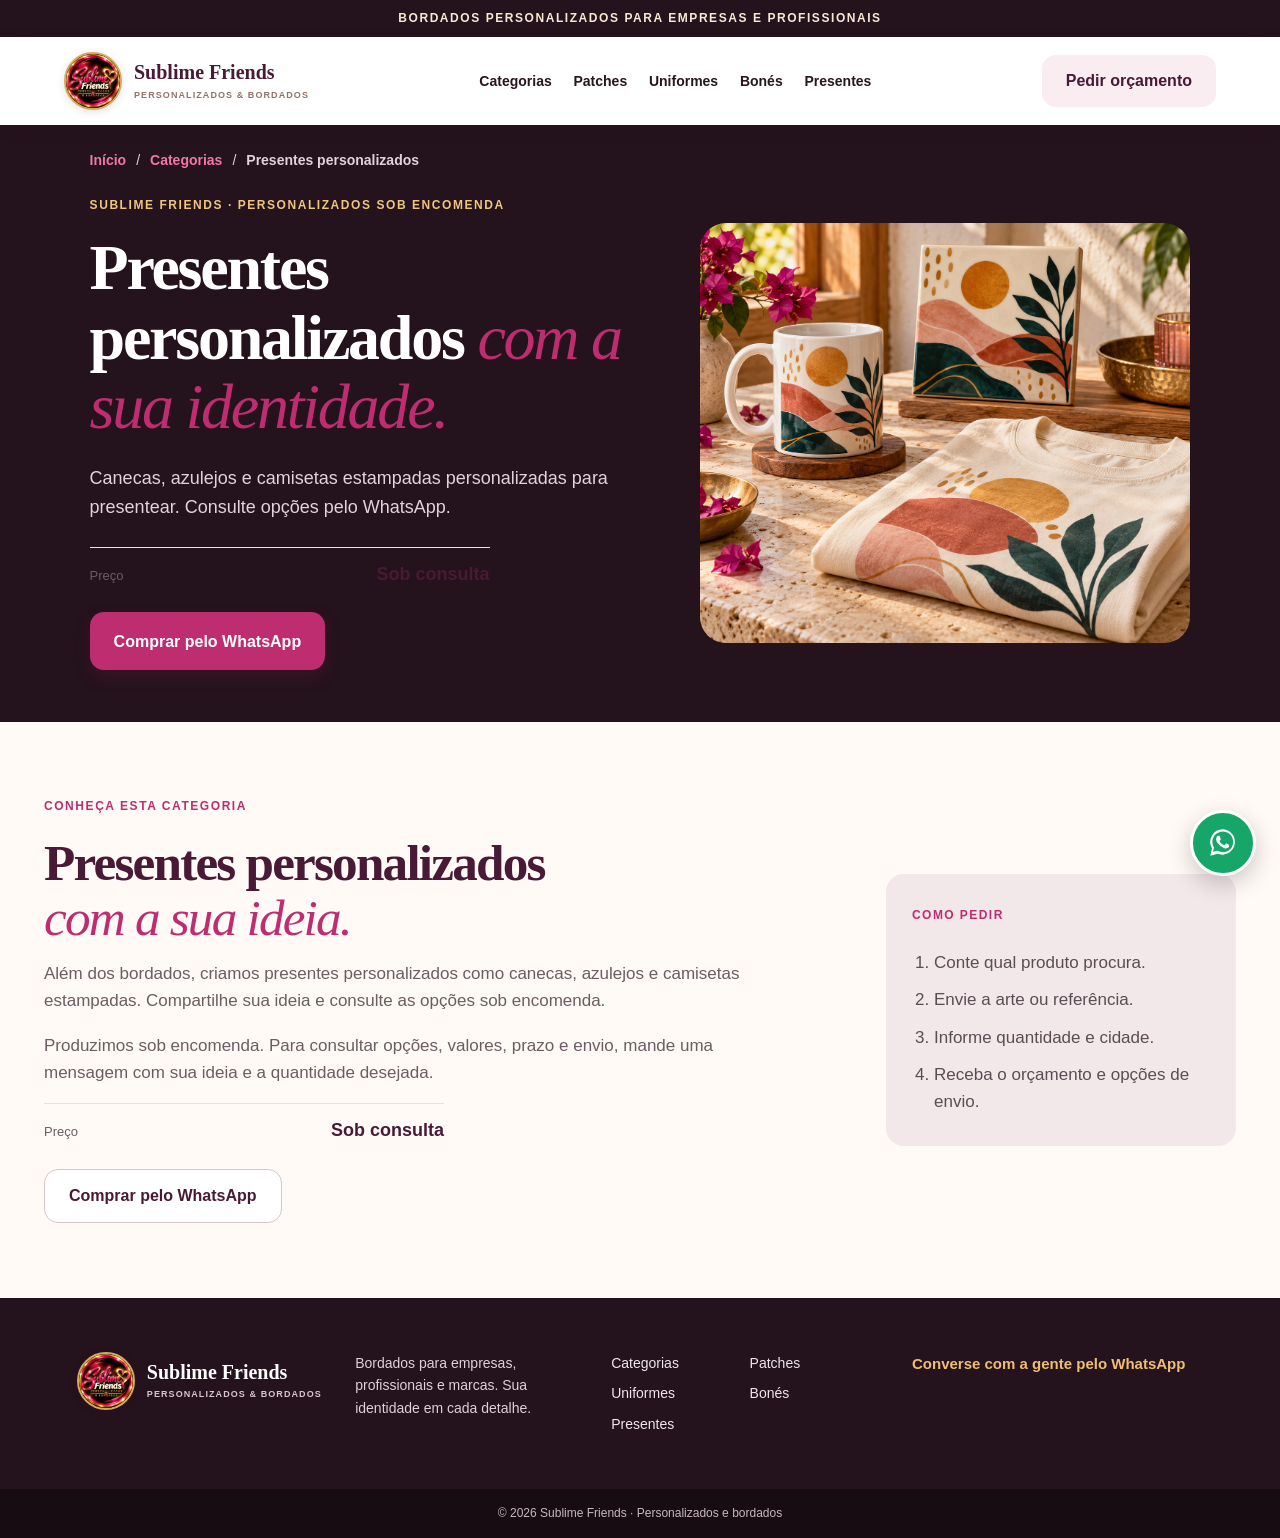
<file: presentes.html>
<!doctype html><html lang='pt-BR'><head><meta charset="utf-8"><meta name="viewport" content="width=device-width,initial-scale=1"><meta name="theme-color" content="#200d18"><meta name="description" content="Patches, uniformes e camisas e bonés bordados com sua logo. Presentes personalizados sob encomenda. Peça seu orçamento à Sublime Friends pelo WhatsApp."><meta property="og:title" content="Sublime Friends | Bordados Personalizados"><meta property="og:description" content="Canecas, azulejos e camisetas estampadas personalizadas para presentear. Consulte opções pelo WhatsApp."><meta property="og:image" content="sublime-friends-logo.jpeg"><title>Presentes personalizados | Sublime Friends</title><link rel="icon" href="sublime-friends-logo.jpeg"><link rel="stylesheet" href="styles.css?v=header-white"><script type="application/ld+json">{"@context":"https://schema.org","@type":"Store","name":"Sublime Friends Personalizados e Bordados","description":"Bordados personalizados para empresas, uniformes, bonés, uniformes e patches. Presentes personalizados sob encomenda.","image":"sublime-friends-logo.jpeg","priceRange":"Sob consulta","currenciesAccepted":"BRL"}</script></head><body><div class="topline">BORDADOS PERSONALIZADOS PARA EMPRESAS E PROFISSIONAIS</div><header class="site-header"><a class="brand" href="index.html" aria-label="Sublime Friends — página inicial"><span class="brand-mark"><img src="sublime-friends-logo.jpeg" alt=""></span><span><b>Sublime Friends</b><small>PERSONALIZADOS &amp; BORDADOS</small></span></a><button class="menu-toggle" aria-label="Abrir menu" aria-expanded="false"><span></span><span></span><span></span></button><nav class="main-nav"><a href="index.html#categorias">Categorias</a><a href="patches.html">Patches</a><a href="uniformes.html">Uniformes</a><a href="bones.html">Bonés</a><a href="presentes.html">Presentes</a></nav><a class="header-cta" href="https://wa.me/5571993175215?text=Ol%C3%A1%21%20Vim%20pelo%20site%20da%20Sublime%20Friends%20e%20quero%20fazer%20um%20or%C3%A7amento.">Pedir orçamento </a></header><main><section class='category-hero'><div class='breadcrumbs'><a href='index.html'>Início</a><span>/</span><a href='index.html#categorias'>Categorias</a><span>/</span><b>Presentes personalizados</b></div><div class='category-intro'><div><p class='eyebrow'>SUBLIME FRIENDS · PERSONALIZADOS SOB ENCOMENDA</p><h1>Presentes personalizados <em>com a sua identidade.</em></h1><p>Canecas, azulejos e camisetas estampadas personalizadas para presentear. Consulte opções pelo WhatsApp.</p><div class="category-price"><span>Preço</span><b>Sob consulta</b></div><a class='button primary' href='https://wa.me/5571993175215?text=Ol%C3%A1%21%20Quero%20or%C3%A7amento%20de%20Presentes%20personalizados.'>Comprar pelo WhatsApp </a></div><img src='presentes.png' alt='Caneca, azulejo e camiseta personalizados' fetchpriority='high'></div></section><section class='category-detail'><div><p class='eyebrow'>CONHEÇA ESTA CATEGORIA</p><h2>Presentes personalizados<br><em>com a sua ideia.</em></h2><p>Além dos bordados, criamos presentes personalizados como canecas, azulejos e camisetas estampadas. Compartilhe sua ideia e consulte as opções sob encomenda.</p><p>Produzimos sob encomenda. Para consultar opções, valores, prazo e envio, mande uma mensagem com sua ideia e a quantidade desejada.</p><div class="category-price"><span>Preço</span><b>Sob consulta</b></div><a class='button secondary' href='https://wa.me/5571993175215?text=Ol%C3%A1%21%20Quero%20or%C3%A7amento%20de%20Presentes%20personalizados.'>Comprar pelo WhatsApp </a></div><aside><span>COMO PEDIR</span><ol><li>Conte qual produto procura.</li><li>Envie a arte ou referência.</li><li>Informe quantidade e cidade.</li><li>Receba o orçamento e opções de envio.</li></ol></aside></section></main><footer><div class="footer-inner"><a class="brand footer-brand" href="index.html"><span class="brand-mark"><img src="sublime-friends-logo.jpeg" alt=""></span><span><b>Sublime Friends</b><small>PERSONALIZADOS &amp; BORDADOS</small></span></a><p>Bordados para empresas, profissionais e marcas. Sua identidade em cada detalhe.</p><div class="footer-links"><a href="index.html#categorias">Categorias</a><a href="patches.html">Patches</a><a href="uniformes.html">Uniformes</a><a href="bones.html">Bonés</a><a href="presentes.html">Presentes</a></div><a class="footer-contact" href="https://wa.me/5571993175215?text=Ol%C3%A1%21%20Vim%20pelo%20site%20da%20Sublime%20Friends%20e%20quero%20fazer%20um%20or%C3%A7amento.">Converse com a gente pelo WhatsApp </a></div><div class="copyright">© 2026 Sublime Friends · Personalizados e bordados</div></footer><a class="floating-wa" aria-label="Chamar Sublime Friends no WhatsApp" href="https://wa.me/5571993175215?text=Ol%C3%A1%21%20Vim%20pelo%20site%20da%20Sublime%20Friends%20e%20quero%20fazer%20um%20or%C3%A7amento."><svg viewBox="0 0 32 32" aria-hidden="true"><path d="M16 3a12 12 0 0 0-10.3 18.2L4 28l7-1.8A12 12 0 1 0 16 3Zm0 21.8a9.8 9.8 0 0 1-5-1.4l-.4-.2-4.1 1.1 1.1-4-.3-.4A9.8 9.8 0 1 1 16 24.8Zm5.4-7.3c-.3-.2-1.8-.9-2.1-1s-.5-.2-.7.2-.8 1-1 1.2-.4.2-.7.1a8.2 8.2 0 0 1-2.4-1.5 9.1 9.1 0 0 1-1.7-2.1c-.2-.3 0-.5.2-.7l.5-.6.3-.5v-.6c-.1-.2-.7-1.7-.9-2.3-.2-.6-.5-.5-.7-.5h-.6c-.2 0-.6.1-.9.4s-1.2 1.2-1.2 2.8 1.2 3.2 1.4 3.4a13.3 13.3 0 0 0 5.1 4.5c.7.3 1.2.5 1.7.6.7.2 1.3.2 1.8.1.5-.1 1.8-.7 2-1.4.3-.7.3-1.3.2-1.4s-.3-.3-.6-.4Z"/></svg></a><script src="nav.js" defer></script></body></html>
</file>
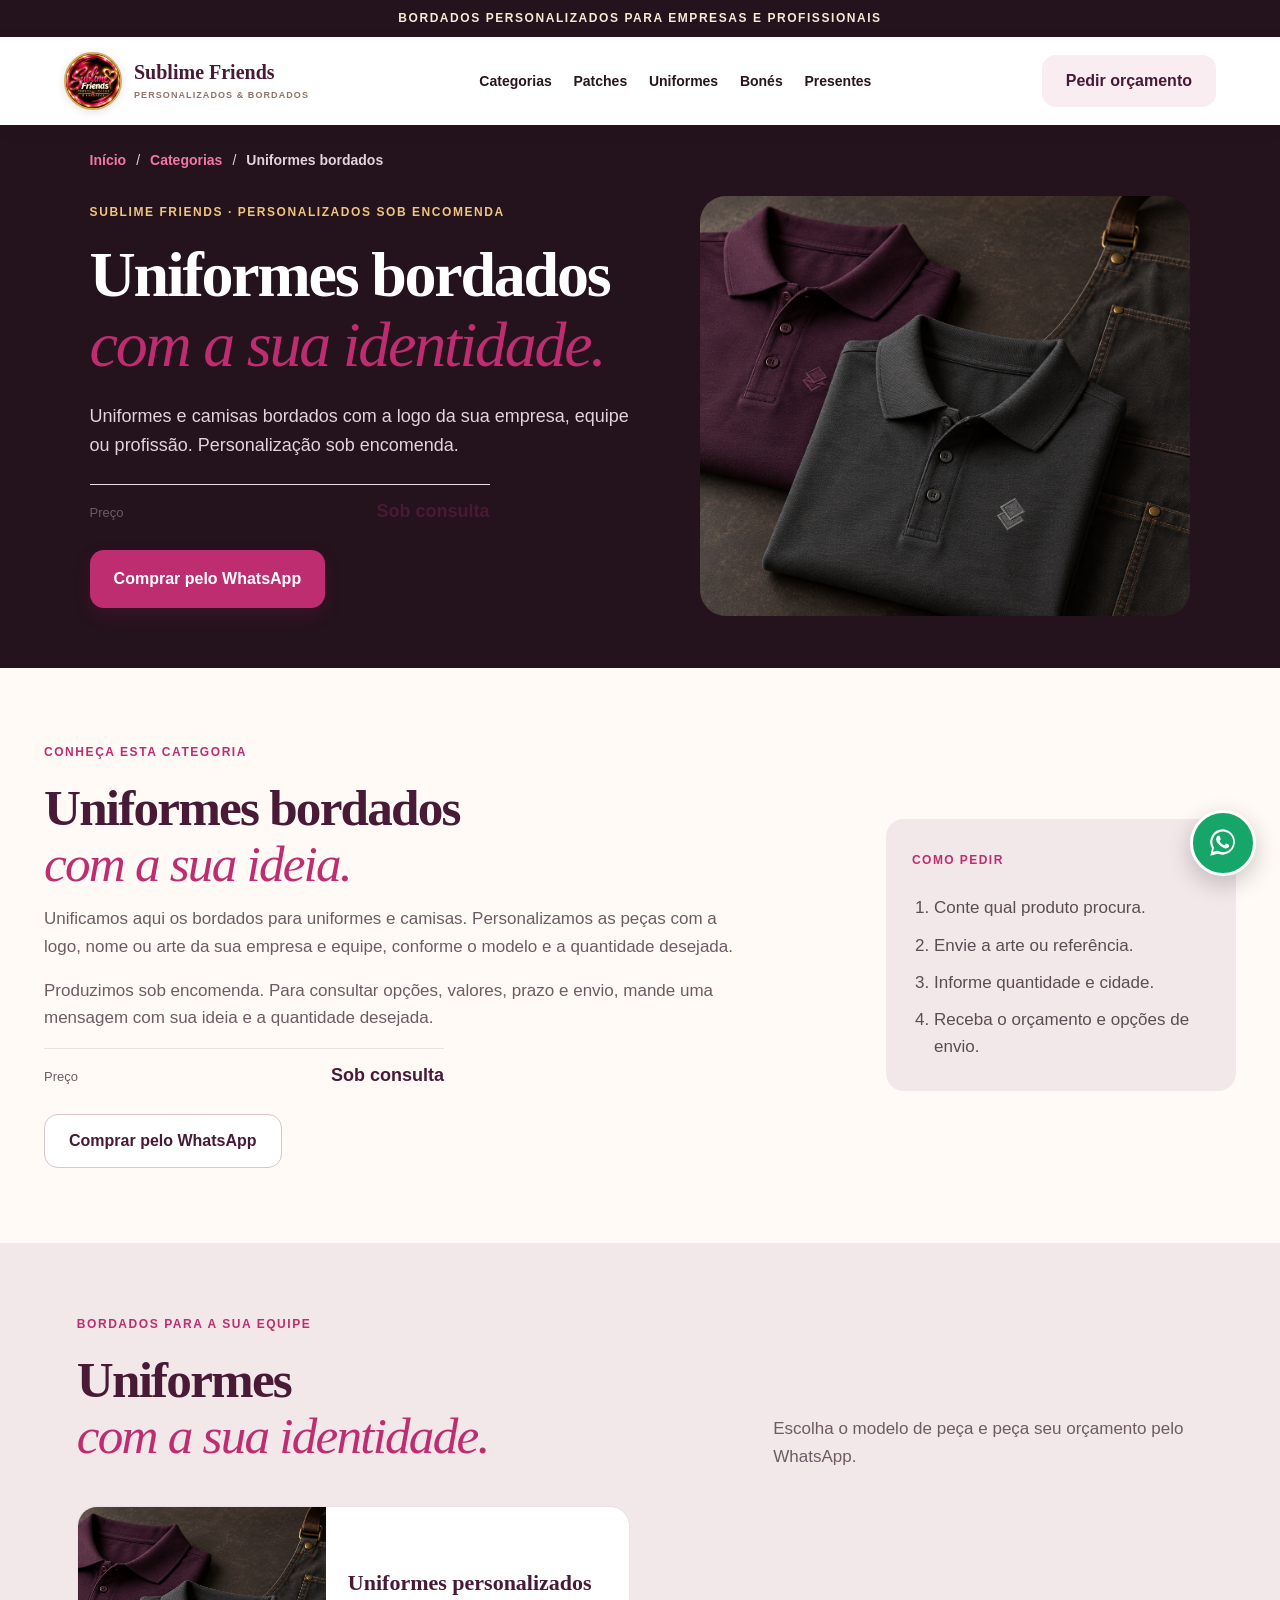
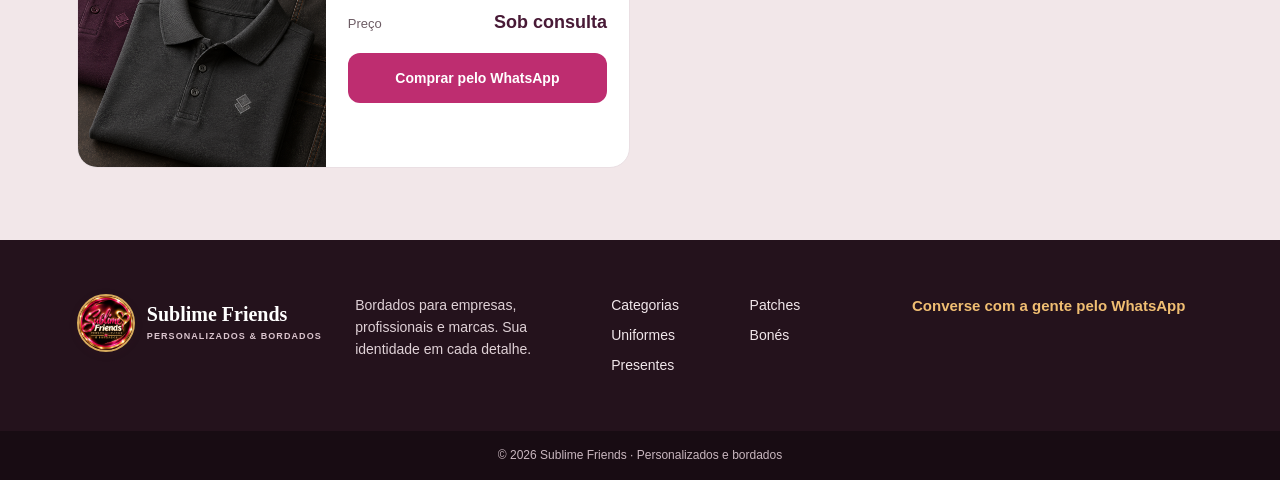
<file: uniformes.html>
<!doctype html><html lang='pt-BR'><head><meta charset="utf-8"><meta name="viewport" content="width=device-width,initial-scale=1"><meta name="theme-color" content="#200d18"><meta name="description" content="Patches, uniformes e camisas e bonés bordados com sua logo. Presentes personalizados sob encomenda. Peça seu orçamento à Sublime Friends pelo WhatsApp."><meta property="og:title" content="Uniformes bordados | Sublime Friends"><meta property="og:description" content="Uniformes e camisas bordados com a logo da sua empresa, equipe ou profissão. Personalização sob encomenda."><meta property="og:image" content="sublime-friends-logo.jpeg"><title>Uniformes bordados | Sublime Friends</title><link rel="icon" href="sublime-friends-logo.jpeg"><link rel="stylesheet" href="styles.css?v=header-white"><script type="application/ld+json">{"@context":"https://schema.org","@type":"Store","name":"Sublime Friends Personalizados e Bordados","description":"Bordados personalizados para empresas, uniformes, bonés, uniformes e patches. Presentes personalizados sob encomenda.","image":"sublime-friends-logo.jpeg","priceRange":"Sob consulta","currenciesAccepted":"BRL"}</script></head><body><div class="topline">BORDADOS PERSONALIZADOS PARA EMPRESAS E PROFISSIONAIS</div><header class="site-header"><a class="brand" href="index.html" aria-label="Sublime Friends — página inicial"><span class="brand-mark"><img src="sublime-friends-logo.jpeg" alt=""></span><span><b>Sublime Friends</b><small>PERSONALIZADOS &amp; BORDADOS</small></span></a><button class="menu-toggle" aria-label="Abrir menu" aria-expanded="false"><span></span><span></span><span></span></button><nav class="main-nav"><a href="index.html#categorias">Categorias</a><a href="patches.html">Patches</a><a href="uniformes.html">Uniformes</a><a href="bones.html">Bonés</a><a href="presentes.html">Presentes</a></nav><a class="header-cta" href="https://wa.me/5571993175215?text=Ol%C3%A1%21%20Vim%20pelo%20site%20da%20Sublime%20Friends%20e%20quero%20fazer%20um%20or%C3%A7amento.">Pedir orçamento </a></header><main><section class='category-hero'><div class='breadcrumbs'><a href='index.html'>Início</a><span>/</span><a href='index.html#categorias'>Categorias</a><span>/</span><b>Uniformes bordados</b></div><div class='category-intro'><div><p class='eyebrow'>SUBLIME FRIENDS · PERSONALIZADOS SOB ENCOMENDA</p><h1>Uniformes bordados <em>com a sua identidade.</em></h1><p>Uniformes e camisas bordados com a logo da sua empresa, equipe ou profissão. Personalização sob encomenda.</p><div class="category-price"><span>Preço</span><b>Sob consulta</b></div><a class='button primary' href='https://wa.me/5571993175215?text=Ol%C3%A1%21%20Quero%20or%C3%A7amento%20de%20uniformes%20bordados.'>Comprar pelo WhatsApp </a></div><img src='uniformes.png' alt='Camisas polo e uniformes bordados para empresas' fetchpriority='high'></div></section><section class='category-detail'><div><p class='eyebrow'>CONHEÇA ESTA CATEGORIA</p><h2>Uniformes bordados<br><em>com a sua ideia.</em></h2><p>Unificamos aqui os bordados para uniformes e camisas. Personalizamos as peças com a logo, nome ou arte da sua empresa e equipe, conforme o modelo e a quantidade desejada.</p><p>Produzimos sob encomenda. Para consultar opções, valores, prazo e envio, mande uma mensagem com sua ideia e a quantidade desejada.</p><div class="category-price"><span>Preço</span><b>Sob consulta</b></div><a class='button secondary' href='https://wa.me/5571993175215?text=Ol%C3%A1%21%20Quero%20or%C3%A7amento%20de%20uniformes%20bordados.'>Comprar pelo WhatsApp </a></div><aside><span>COMO PEDIR</span><ol><li>Conte qual produto procura.</li><li>Envie a arte ou referência.</li><li>Informe quantidade e cidade.</li><li>Receba o orçamento e opções de envio.</li></ol></aside></section><section class="uniform-gallery"><div class="section-heading"><div><p class="eyebrow">BORDADOS PARA A SUA EQUIPE</p><h2>Uniformes<br><em>com a sua identidade.</em></h2></div><p>Escolha o modelo de peça e peça seu orçamento pelo WhatsApp.</p></div><div class="uniform-products"><article class="uniform-product"><img src="uniformes.png" alt="Camisas e uniformes bordados com logo"><div><h3>Uniformes personalizados</h3><div class="price-info"><span>Preço</span><b>Sob consulta</b></div><a class="product-buy" href="https://wa.me/5571993175215?text=Ol%C3%A1%21%20Quero%20consultar%20o%20pre%C3%A7o%20e%20comprar%20uniformes%20personalizados.">Comprar pelo WhatsApp</a></div></article></div></section></main><footer><div class="footer-inner"><a class="brand footer-brand" href="index.html"><span class="brand-mark"><img src="sublime-friends-logo.jpeg" alt=""></span><span><b>Sublime Friends</b><small>PERSONALIZADOS &amp; BORDADOS</small></span></a><p>Bordados para empresas, profissionais e marcas. Sua identidade em cada detalhe.</p><div class="footer-links"><a href="index.html#categorias">Categorias</a><a href="patches.html">Patches</a><a href="uniformes.html">Uniformes</a><a href="bones.html">Bonés</a><a href="presentes.html">Presentes</a></div><a class="footer-contact" href="https://wa.me/5571993175215?text=Ol%C3%A1%21%20Vim%20pelo%20site%20da%20Sublime%20Friends%20e%20quero%20fazer%20um%20or%C3%A7amento.">Converse com a gente pelo WhatsApp </a></div><div class="copyright">© 2026 Sublime Friends · Personalizados e bordados</div></footer><a class="floating-wa" aria-label="Chamar Sublime Friends no WhatsApp" href="https://wa.me/5571993175215?text=Ol%C3%A1%21%20Vim%20pelo%20site%20da%20Sublime%20Friends%20e%20quero%20fazer%20um%20or%C3%A7amento."><svg viewBox="0 0 32 32" aria-hidden="true"><path d="M16 3a12 12 0 0 0-10.3 18.2L4 28l7-1.8A12 12 0 1 0 16 3Zm0 21.8a9.8 9.8 0 0 1-5-1.4l-.4-.2-4.1 1.1 1.1-4-.3-.4A9.8 9.8 0 1 1 16 24.8Zm5.4-7.3c-.3-.2-1.8-.9-2.1-1s-.5-.2-.7.2-.8 1-1 1.2-.4.2-.7.1a8.2 8.2 0 0 1-2.4-1.5 9.1 9.1 0 0 1-1.7-2.1c-.2-.3 0-.5.2-.7l.5-.6.3-.5v-.6c-.1-.2-.7-1.7-.9-2.3-.2-.6-.5-.5-.7-.5h-.6c-.2 0-.6.1-.9.4s-1.2 1.2-1.2 2.8 1.2 3.2 1.4 3.4a13.3 13.3 0 0 0 5.1 4.5c.7.3 1.2.5 1.7.6.7.2 1.3.2 1.8.1.5-.1 1.8-.7 2-1.4.3-.7.3-1.3.2-1.4s-.3-.3-.6-.4Z"/></svg></a><script src="nav.js" defer></script></body></html>
</file>
<file: styles.css>
:root{--ink:#28151f;--plum:#481a36;--pink:#be2d70;--gold:#d5aa5d;--cream:#fffaf5;--muted:#6d5c64;--line:#eadfe3;--green:#16a66a}*{box-sizing:border-box}html{scroll-behavior:smooth}body{margin:0;background:var(--cream);color:var(--ink);font-family:Inter,Arial,sans-serif;font-size:17px;line-height:1.6}a{color:inherit;text-decoration:none}img{display:block;max-width:100%}.topline{background:#24121c;color:#f8e8d4;text-align:center;padding:9px 18px;font-size:12px;font-weight:800;letter-spacing:.13em}.site-header{height:88px;padding:10px clamp(20px,5vw,78px);display:flex;align-items:center;gap:28px;background:#fff;position:sticky;top:0;z-index:20;box-shadow:0 4px 20px #3414260d}.brand{display:flex;align-items:center;gap:12px;min-width:max-content}.brand-mark{width:58px;height:58px;overflow:hidden;border-radius:50%;display:block;border:2px solid var(--gold);background:#250c1b;box-shadow:0 2px 8px #41152822}.brand-mark img{width:100%;height:100%;object-fit:cover}.brand b{font-family:Georgia,serif;font-size:20px;line-height:1.2;color:var(--plum)}.brand small{display:block;font-size:9px;letter-spacing:.12em;font-weight:800;color:#917469}.main-nav{display:flex;align-items:center;justify-content:center;gap:clamp(12px,1.7vw,26px);margin:auto}.main-nav a{font-size:14px;font-weight:700;white-space:nowrap}.main-nav a:hover,.footer-links a:hover{color:var(--pink)}.header-cta,.button{min-height:52px;border-radius:14px;display:inline-flex;align-items:center;justify-content:center;gap:12px;padding:0 24px;font-size:16px;font-weight:800;transition:transform .2s,box-shadow .2s}.header-cta{background:#f9edf2;color:var(--plum);white-space:nowrap}.header-cta span,.button span{font-size:20px}.header-cta:hover,.button:hover{transform:translateY(-2px);box-shadow:0 8px 20px #3c16331d}.menu-toggle{display:none}.hero{max-width:1440px;margin:auto;padding:66px clamp(24px,6.5vw,100px) 76px;display:grid;grid-template-columns:1fr 1fr;align-items:center;gap:clamp(36px,6vw,88px);min-height:610px}.eyebrow{font-size:12px;font-weight:900;letter-spacing:.13em;color:var(--pink);margin:0 0 18px}.eyebrow span{display:inline-block;width:9px;height:9px;border-radius:50%;background:var(--gold);margin-right:5px}h1,h2,h3,p{margin-top:0}h1,h2{font-family:Georgia,'Times New Roman',serif;letter-spacing:-.035em;line-height:1.09;color:var(--plum)}h1{font-size:clamp(44px,5.5vw,76px);margin-bottom:22px}h1 em,h2 em{font-weight:400;color:var(--pink)}h2{font-size:clamp(34px,4vw,54px);margin-bottom:14px}.hero-lead{font-size:19px;color:#5e5056;max-width:610px;margin-bottom:28px}.hero-actions{display:flex;flex-wrap:wrap;gap:12px}.button.primary{background:var(--pink);color:white;min-height:58px;box-shadow:0 7px 18px #a5235a2b}.button.secondary{border:1px solid #d8c4ca;background:#fff;color:var(--plum);min-height:54px}.trust-line{margin-top:22px;color:var(--muted);font-size:14px}.trust-line span{color:var(--gold)}.hero-image{height:465px;position:relative;border-radius:32px;overflow:hidden;background:#e7dbd2}.hero-image>img{height:100%;width:100%;object-fit:cover}.image-label{position:absolute;bottom:20px;left:20px;background:#fffefaed;padding:14px 20px;border-radius:15px;display:grid;box-shadow:0 8px 28px #25121b22}.image-label b{font:700 20px Georgia;color:var(--plum)}.image-label span{font-size:14px;color:var(--muted)}.benefit-strip{background:#f2e7e9;display:flex;justify-content:center;gap:clamp(20px,7vw,100px);padding:17px 20px;font-size:14px;font-weight:800;color:#573246}.section{max-width:1440px;margin:auto;padding:88px clamp(24px,6.5vw,100px)}.section-heading{display:flex;align-items:end;justify-content:space-between;gap:30px;margin-bottom:34px}.section-heading>p{max-width:430px;color:var(--muted);margin:0 0 8px}.category-grid{display:grid;grid-template-columns:repeat(4,minmax(0,1fr));gap:20px}.category-card{background:#fff;border:1px solid var(--line);border-radius:20px;overflow:hidden;transition:transform .2s,box-shadow .2s}.category-card:hover{transform:translateY(-4px);box-shadow:0 12px 32px #33182812}.card-photo{height:235px;position:relative;background:#eadde0;overflow:hidden}.card-photo img{width:100%;height:100%;object-fit:cover;transition:transform .35s}.category-card:hover .card-photo img{transform:scale(1.04)}.photo-arrow{position:absolute;right:13px;top:13px;border-radius:50%;height:38px;width:38px;display:grid;place-items:center;background:#fff;color:var(--plum);font-size:20px}.card-copy{padding:20px}.card-copy>span{font-size:10px;letter-spacing:.12em;font-weight:900;color:var(--pink)}.card-copy h3{font:700 24px Georgia;color:var(--plum);margin:8px 0}.card-copy p{font-size:15px;color:var(--muted);min-height:50px;margin-bottom:14px}.card-copy>b{font-size:14px;color:var(--plum)}.card-copy>b span{color:var(--pink);padding-left:6px}.patch-showcase{background:#2b1722;padding:78px clamp(24px,6.5vw,100px);color:white}.patch-showcase .section-heading{max-width:1240px;margin:0 auto 30px}.patch-showcase h2{color:white}.patch-showcase .eyebrow{color:#e9b86e}.patch-showcase .button{white-space:nowrap}.patch-gallery{max-width:1240px;margin:0 auto;display:grid;grid-template-columns:repeat(4,1fr);gap:18px}.patch-gallery figure{margin:0;background:#fff;border-radius:16px;overflow:hidden;color:var(--ink)}.patch-gallery img{width:100%;height:290px;object-fit:cover}.patch-gallery figcaption{padding:12px 14px;font-size:14px;font-weight:700}.gallery-note{max-width:1240px;margin:18px auto 0;color:#e0d2d8;font-size:13px}.how-section{padding:90px clamp(24px,8vw,125px);display:grid;grid-template-columns:.85fr 1.15fr;gap:9vw;align-items:center}.how-section>div:first-child>p:not(.eyebrow){color:var(--muted);max-width:470px}.how-section .button{margin-top:10px}.steps{display:grid;gap:14px}.steps article{display:flex;align-items:flex-start;gap:19px;padding:19px;border-radius:16px;background:#fff;border:1px solid var(--line)}.steps article>span{width:42px;height:42px;border-radius:50%;background:#f6e8ee;color:var(--pink);display:grid;place-items:center;font-weight:900;flex:none}.steps h3{font:700 20px Georgia;color:var(--plum);margin:0 0 4px}.steps p{font-size:15px;color:var(--muted);margin:0}.shipping-note{max-width:1240px;margin:0 auto 80px;padding:25px 30px;background:#efe4e7;border-radius:18px;display:flex;align-items:center;justify-content:space-between;gap:25px}.shipping-note b{font-size:18px;color:var(--plum)}.shipping-note p{font-size:15px;color:var(--muted);margin:5px 0 0;max-width:850px}.shipping-note>a,.footer-contact{font-size:15px;color:var(--pink);font-weight:900;white-space:nowrap}.gift-band{max-width:1240px;margin:0 auto 90px;display:grid;grid-template-columns:1fr 1fr;align-items:center;background:#f2e9e5;border-radius:24px;overflow:hidden}.gift-band>img{width:100%;height:340px;object-fit:cover}.gift-band>div{padding:35px clamp(24px,5vw,70px)}.gift-band>div>p:not(.eyebrow){color:var(--muted)}.faq-section{background:#fff;display:grid;grid-template-columns:.75fr 1.25fr;gap:8vw;padding:85px clamp(24px,8vw,125px)}.faq-section>div:first-child>p:last-child{color:var(--muted);max-width:360px}.faq-list details{border-bottom:1px solid var(--line);padding:19px 4px}.faq-list summary{cursor:pointer;font-weight:800;color:var(--plum);font-size:17px;list-style:none;display:flex;justify-content:space-between;gap:20px}.faq-list summary:after{content:'+';color:var(--pink);font-size:22px}.faq-list details[open] summary:after{content:'−'}.faq-list details p{color:var(--muted);margin:10px 0 0;font-size:15px}.category-hero{background:#f3e9eb;padding:24px clamp(24px,7vw,100px) 52px}.breadcrumbs{max-width:1240px;margin:0 auto 24px;display:flex;gap:10px;color:#78676e;font-size:14px}.breadcrumbs a{color:var(--pink);font-weight:700}.category-intro{max-width:1240px;margin:auto;display:grid;grid-template-columns:1fr .9fr;align-items:center;gap:65px}.category-intro h1{font-size:clamp(42px,5vw,66px)}.category-intro>div>p:not(.eyebrow){color:#5e5056;font-size:18px;max-width:620px;margin-bottom:25px}.category-intro>img{width:100%;height:420px;object-fit:cover;border-radius:26px}.category-detail{max-width:1240px;margin:auto;padding:75px 24px;display:grid;grid-template-columns:1fr 350px;gap:10vw;align-items:center}.category-detail>div>p:not(.eyebrow){color:var(--muted);max-width:720px}.category-detail aside{padding:26px;border-radius:18px;background:#f7eff1}.category-detail aside>span{font-size:12px;font-weight:900;letter-spacing:.12em;color:var(--pink)}.category-detail ol{padding-left:22px;margin-bottom:0}.category-detail li{padding:5px 0;color:#5c4c54}.category-examples{padding-top:65px}.footer-inner{padding:54px clamp(24px,6vw,90px);display:grid;grid-template-columns:1.1fr 1fr 1.2fr 1.3fr;gap:32px;align-items:start;background:#24121c;color:#fff}.footer-brand b{color:#fff}.footer-brand small{color:#dac4cd}.footer-inner>p{color:#dfd1d6;font-size:14px}.footer-links{display:grid;grid-template-columns:1fr 1fr;gap:8px}.footer-links a{font-size:14px;color:#f0e6ea}.footer-contact{white-space:normal;color:#f0be72}.copyright{background:#180c13;color:#c9b7bf;padding:15px 24px;text-align:center;font-size:12px}.floating-wa{position:fixed;right:24px;bottom:24px;width:66px;height:66px;border-radius:50%;background:var(--green);color:white;display:grid;place-items:center;z-index:30;box-shadow:0 8px 24px #0003;border:3px solid #fff}.floating-wa svg{width:34px;height:34px;fill:white}.floating-wa:hover{transform:scale(1.06)}
@media(max-width:1100px){.main-nav{gap:12px}.main-nav a{font-size:12px}.header-cta{padding:0 16px}.brand b{font-size:18px}.brand-mark{width:52px;height:52px}.category-grid{grid-template-columns:repeat(2,minmax(0,1fr))}.card-photo{height:270px}.footer-inner{grid-template-columns:1fr 1fr}.patch-gallery img{height:230px}}
@media(max-width:760px){body{font-size:16px}.topline{font-size:10px;letter-spacing:.09em;padding:8px}.site-header{height:74px;padding:8px 16px;gap:10px}.brand{gap:9px}.brand-mark{width:48px;height:48px}.brand b{font-size:17px}.brand small{font-size:8px}.menu-toggle{margin-left:auto;order:3;width:48px;height:48px;border:1px solid var(--line);background:#fff;border-radius:13px;display:flex;flex-direction:column;align-items:center;justify-content:center;gap:5px;cursor:pointer}.menu-toggle span{width:21px;height:2px;background:var(--plum);border-radius:2px}.main-nav{display:none;position:absolute;top:74px;left:0;right:0;margin:0;padding:10px 16px 20px;background:#fff;box-shadow:0 12px 20px #24121c1a;flex-direction:column;align-items:stretch;gap:0}.main-nav.open{display:flex}.main-nav a{padding:13px 14px;font-size:16px;border-bottom:1px solid #f0e8eb}.header-cta{order:2;margin-left:auto;min-height:46px;padding:0 14px;font-size:14px;border-radius:12px}.header-cta span{display:none}.hero{padding:38px 20px 46px;display:flex;flex-direction:column;align-items:stretch;gap:26px;min-height:auto}.hero h1{font-size:clamp(43px,12vw,62px)}.hero-lead{font-size:17px}.hero-actions{display:grid;grid-template-columns:1fr}.button,.header-cta{min-height:54px}.hero-image{height:330px;border-radius:22px}.benefit-strip{display:grid;grid-template-columns:1fr;gap:8px;padding:15px 22px;font-size:13px}.section{padding:58px 20px}.section-heading{display:block;margin-bottom:24px}.section-heading>p{margin-top:12px}.section-heading h2{font-size:38px}.category-grid{grid-template-columns:1fr;gap:15px}.category-card{display:grid;grid-template-columns:39% 1fr;min-height:180px}.card-photo{height:100%;min-height:180px}.card-copy{padding:14px}.card-copy>span{font-size:9px}.card-copy h3{font-size:21px}.card-copy p{font-size:14px;min-height:auto;margin-bottom:8px;line-height:1.4}.card-copy>b{font-size:13px}.patch-showcase{padding:58px 20px}.patch-showcase .section-heading{display:flex;align-items:center}.patch-showcase .section-heading h2{font-size:36px}.patch-showcase .section-heading .button{font-size:13px;padding:0 12px;min-height:46px}.patch-gallery{grid-template-columns:repeat(2,minmax(0,1fr));gap:10px}.patch-gallery img{height:210px}.patch-gallery figcaption{font-size:12px;padding:10px}.gallery-note{font-size:12px}.how-section{padding:58px 20px;display:block}.how-section .steps{margin-top:27px}.shipping-note{margin:0 16px 58px;padding:20px;display:block}.shipping-note>a{display:inline-flex;margin-top:13px}.gift-band{margin:0 16px 60px;grid-template-columns:1fr}.gift-band>img{height:240px}.gift-band>div{padding:26px}.faq-section{display:block;padding:58px 20px}.faq-list{margin-top:24px}.faq-list summary{font-size:16px}.category-hero{padding:20px 20px 35px}.breadcrumbs{font-size:12px;gap:6px;flex-wrap:wrap}.category-intro{display:flex;flex-direction:column;align-items:stretch;gap:24px}.category-intro h1{font-size:44px}.category-intro>div>p:not(.eyebrow){font-size:16px}.category-intro>img{height:300px;border-radius:20px}.category-detail{padding:55px 20px;display:block}.category-detail aside{margin-top:25px}.category-examples{padding-top:52px}.footer-inner{padding:40px 22px;grid-template-columns:1fr 1fr;gap:25px}.footer-inner>p{grid-column:1/-1;grid-row:2}.footer-links{grid-column:1/-1}.footer-contact{grid-column:1/-1}.floating-wa{width:62px;height:62px;right:16px;bottom:16px}.floating-wa svg{width:32px;height:32px}}
@media(max-width:390px){.brand b{font-size:15px}.brand small{font-size:7px}.brand-mark{width:43px;height:43px}.site-header{padding:8px 11px}.header-cta{font-size:12px;padding:0 10px;min-height:44px}.menu-toggle{width:44px;height:44px}.card-copy{padding:11px}.card-copy h3{font-size:19px}.card-photo{min-height:170px}.category-card{min-height:170px}}
@media(max-width:760px){.header-cta{display:none}}
/* Alternância de cor e cards com preço e compra */
.hero{background:#24121c;color:#fff;max-width:none;padding-left:max(clamp(24px,6.5vw,100px),calc((100vw - 1240px)/2));padding-right:max(clamp(24px,6.5vw,100px),calc((100vw - 1240px)/2))}.hero h1{color:#fff}.hero h1 em{color:#f078a8}.hero .eyebrow{color:#efc67e}.hero-lead{color:#eadde3}.hero .trust-line{color:#e0cfd7}.hero .button.secondary{background:transparent;color:#fff;border-color:#8c6d7c}.benefit-strip{background:#fffaf5;color:#533346}.categories-section{background:#2b1722;color:#fff}.categories-section h2{color:#fff}.categories-section .section-heading>p{color:#e0d2d8}.categories-section .eyebrow{color:#efc67e}.category-grid{grid-template-columns:repeat(3,minmax(0,1fr))}.category-card{display:flex;flex-direction:column;background:#fff;color:var(--ink)}.category-main{display:block;flex:1}.card-purchase{padding:0 18px 18px;display:grid;gap:12px}.price-info{display:flex;align-items:baseline;justify-content:space-between;gap:12px}.price-info span,.category-price span{font-size:13px;color:var(--muted)}.price-info b,.category-price b{font-size:18px;color:var(--plum)}.product-buy{min-height:50px;padding:10px 14px;border-radius:12px;background:var(--pink);color:#fff;display:flex;align-items:center;justify-content:center;gap:8px;text-align:center;font-size:14px;font-weight:900}.product-buy:hover{background:#a8235b}.patch-showcase{background:#f2e7e9;color:var(--ink)}.patch-showcase h2{color:var(--plum)}.patch-showcase h2 em{color:var(--pink)}.patch-showcase .eyebrow{color:#8f315e}.patch-showcase .button.secondary{color:var(--plum);border-color:#d8c4ca;background:#fff}.patch-gallery{grid-template-columns:repeat(4,minmax(0,1fr))}.patch-product-card{margin:0;background:#fff;color:var(--ink);border-radius:16px;overflow:hidden;display:flex;flex-direction:column}.patch-product-card>img{width:100%;height:290px;object-fit:cover}.patch-product-card figcaption{padding:12px 14px 0;font-size:14px;font-weight:700;flex:1}.patch-buy{padding:12px;display:grid;gap:10px}.patch-buy>span{font-size:13px;font-weight:800;color:var(--plum)}.gallery-note{color:#614e58}.how-section{background:#24121c;color:#fff}.how-section h2{color:#fff}.how-section>div:first-child>p:not(.eyebrow){color:#e2d3db}.how-section .eyebrow{color:#efc67e}.steps article{background:#fff;color:var(--ink)}.shipping-note{background:#f3e9eb}.gift-band{background:#2b1722;color:#fff}.gift-band h2{color:#fff}.gift-band>div>p:not(.eyebrow){color:#e0d2d8}.gift-band .eyebrow{color:#efc67e}.gift-purchase{display:grid;gap:12px;max-width:360px}.gift-purchase .price-info span{color:#e0d2d8}.gift-purchase .price-info b{color:#fff}.faq-section{background:#fffaf5}.category-hero{background:#24121c;color:#fff}.category-hero h1{color:#fff}.category-intro>div>p:not(.eyebrow){color:#e2d3db}.category-hero .eyebrow{color:#efc67e}.breadcrumbs{color:#e2d3db}.breadcrumbs a{color:#f078a8}.category-detail{background:#fffaf5}.category-price{display:flex;justify-content:space-between;align-items:baseline;max-width:400px;padding:12px 0;margin:4px 0 12px;border-top:1px solid var(--line)}.category-detail .button{min-height:54px}.uniform-gallery{padding:72px clamp(24px,6vw,90px);background:#f2e7e9}.uniform-gallery .section-heading{max-width:1240px;margin:0 auto 28px}.uniform-products{max-width:1240px;margin:auto;display:grid;grid-template-columns:repeat(2,minmax(0,1fr));gap:20px}.uniform-product{background:#fff;border:1px solid var(--line);border-radius:20px;overflow:hidden;display:grid;grid-template-columns:45% 1fr;align-items:stretch}.uniform-product>img{width:100%;height:100%;min-height:260px;object-fit:cover}.uniform-product>div{padding:22px;display:flex;flex-direction:column;justify-content:center;gap:12px}.uniform-product h3{font:700 22px Georgia;color:var(--plum);margin:0}.uniform-product .product-buy{margin-top:4px}.category-detail aside{background:#f2e7e9}
@media(max-width:1100px){.category-grid{grid-template-columns:repeat(2,minmax(0,1fr))}.patch-gallery{grid-template-columns:repeat(2,minmax(0,1fr))}.uniform-products{grid-template-columns:1fr}}
@media(max-width:760px){.hero{padding:46px 20px 54px}.hero .hero-image{min-height:310px}.category-grid{grid-template-columns:1fr}.category-card{display:flex;min-height:0}.category-main{display:grid;grid-template-columns:39% 1fr;min-height:190px}.category-main .card-photo{height:100%;min-height:190px}.category-main .card-copy{padding:14px}.card-purchase{padding:0 14px 14px}.product-buy{min-height:50px;font-size:15px}.patch-showcase{padding:58px 20px}.patch-gallery{grid-template-columns:repeat(2,minmax(0,1fr))}.patch-product-card>img{height:210px}.patch-buy{padding:10px}.patch-buy .product-buy{font-size:12px;min-height:46px}.uniform-gallery{padding:55px 20px}.uniform-products{grid-template-columns:1fr}.uniform-product{grid-template-columns:38% 1fr}.uniform-product>img{min-height:230px}.uniform-product>div{padding:14px}.uniform-product h3{font-size:19px}.category-price{max-width:none}.gift-band{background:#2b1722}.hero h1{color:#fff}}
.categories-section{max-width:none}.categories-section>.section-heading,.categories-section>.category-grid{max-width:1240px;margin-left:auto;margin-right:auto}.categories-section>.section-heading{margin-bottom:34px}.gift-band{max-width:none;margin-left:0;margin-right:0;border-radius:0}
</file>
